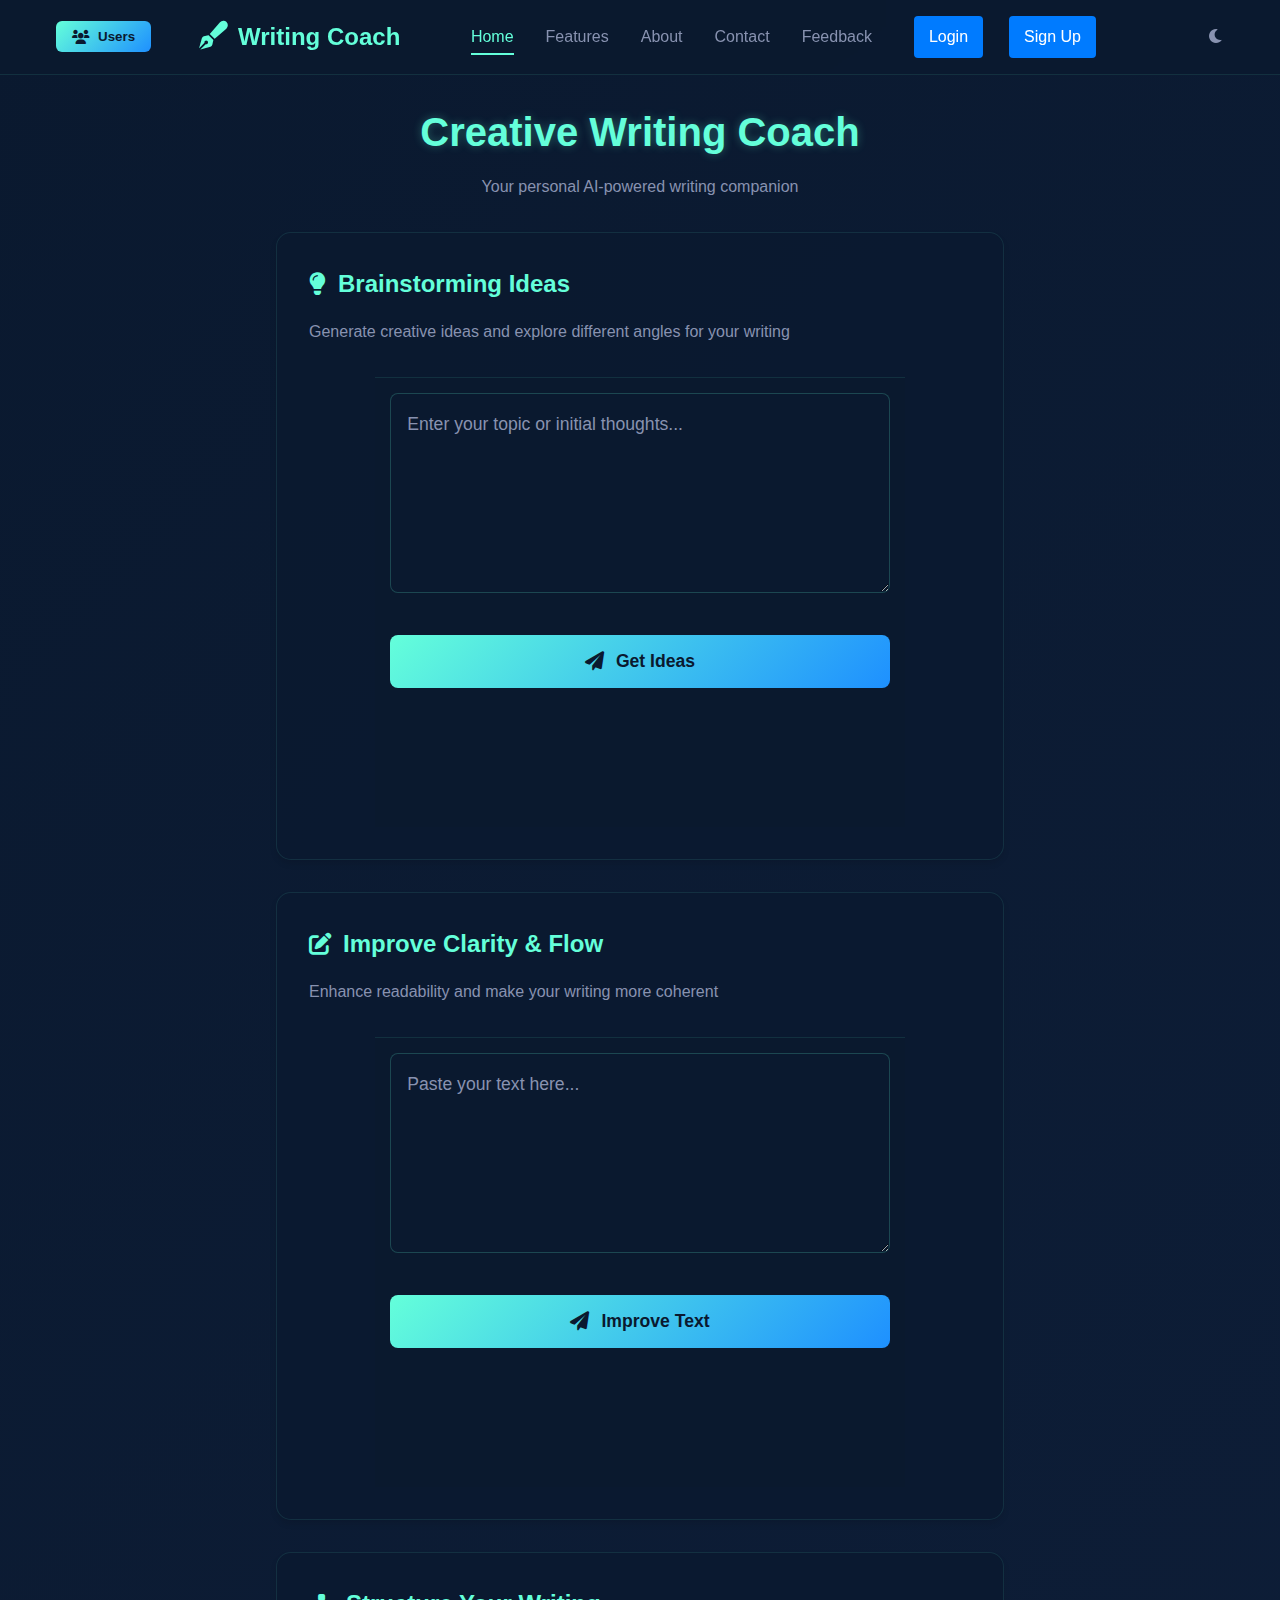
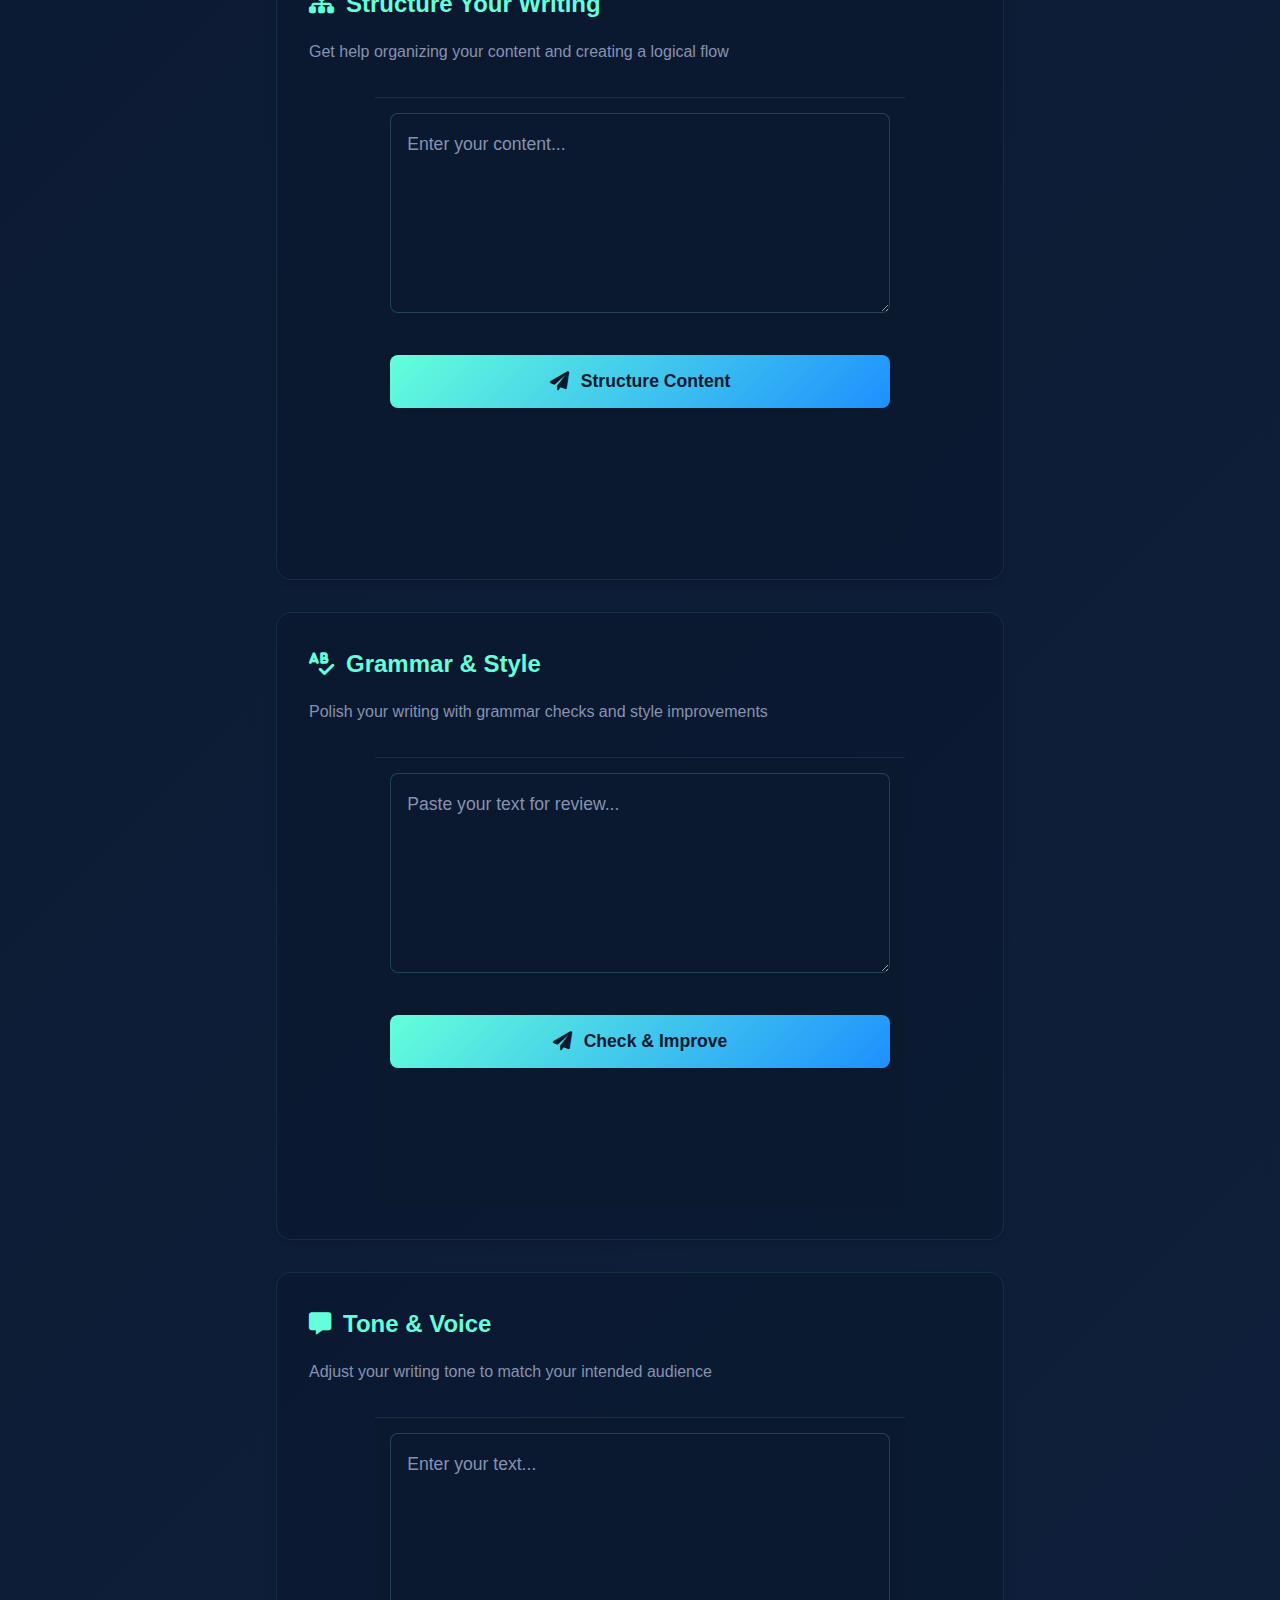
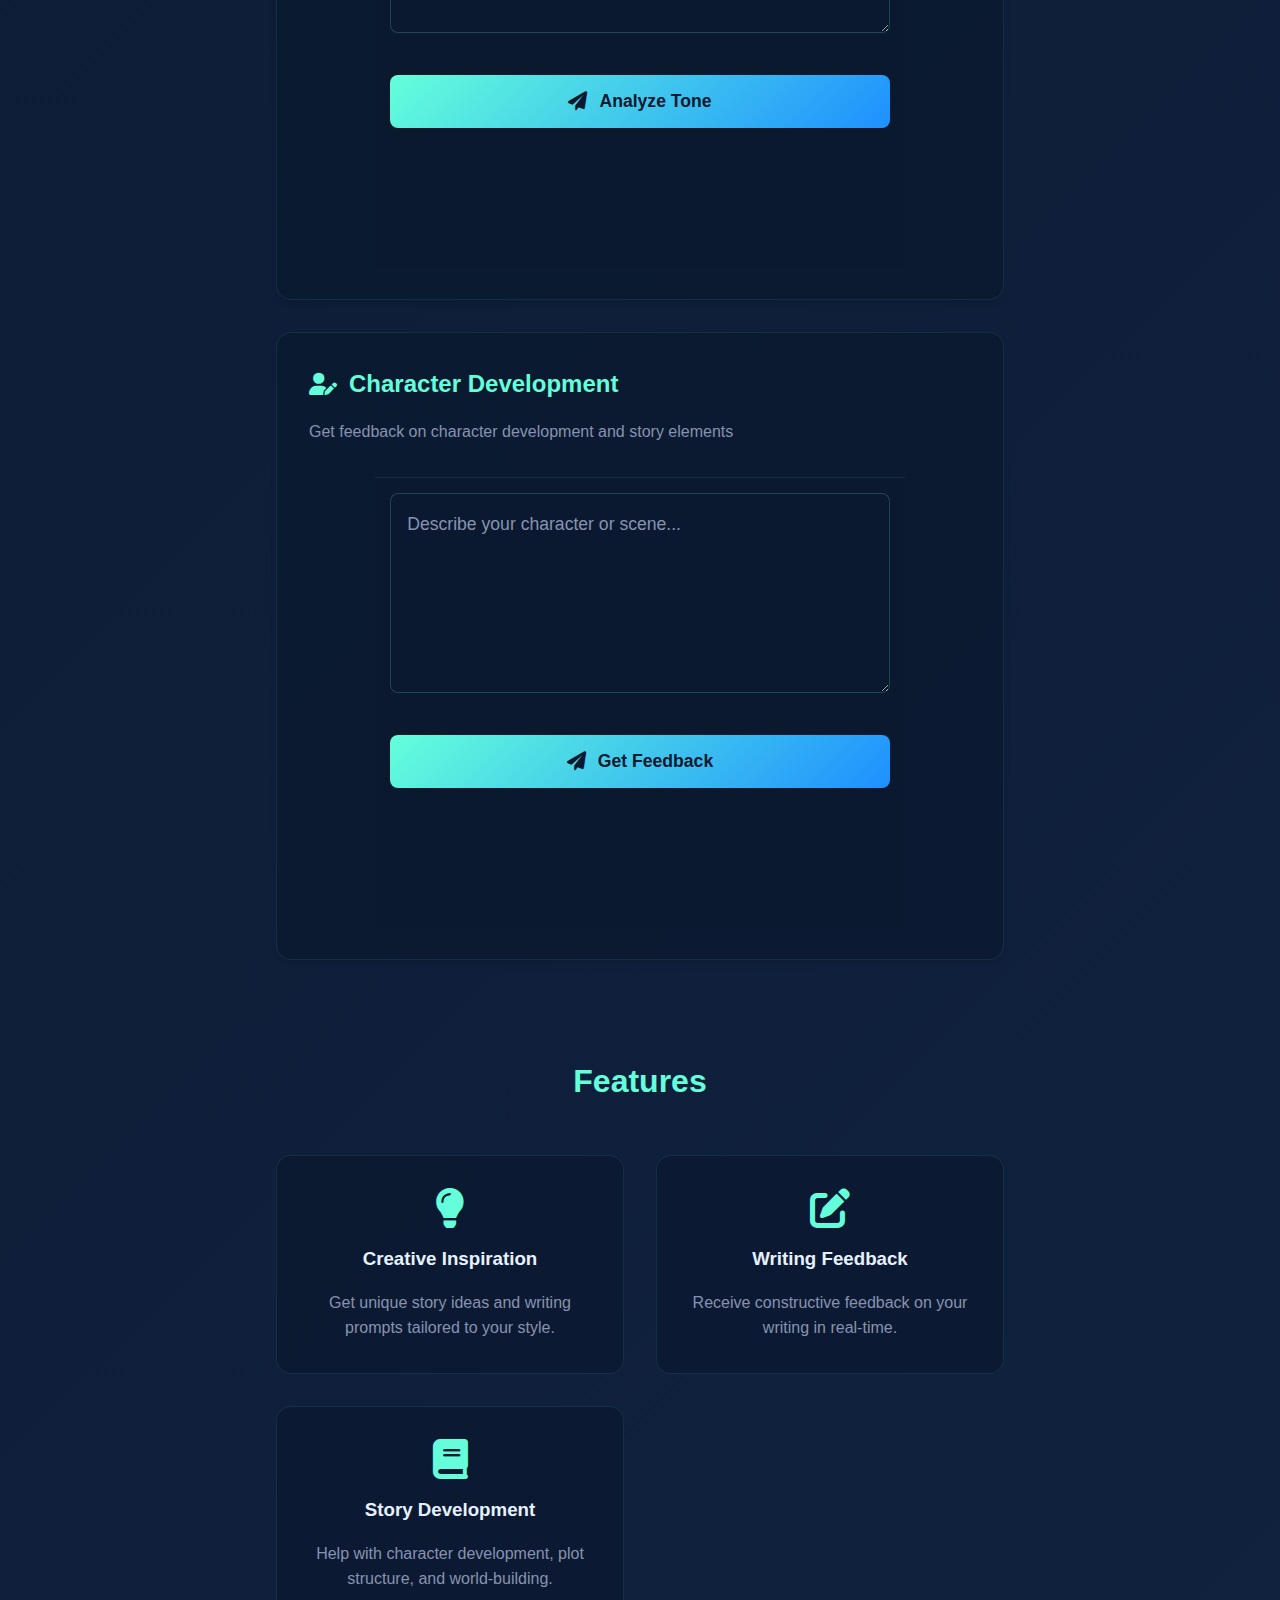
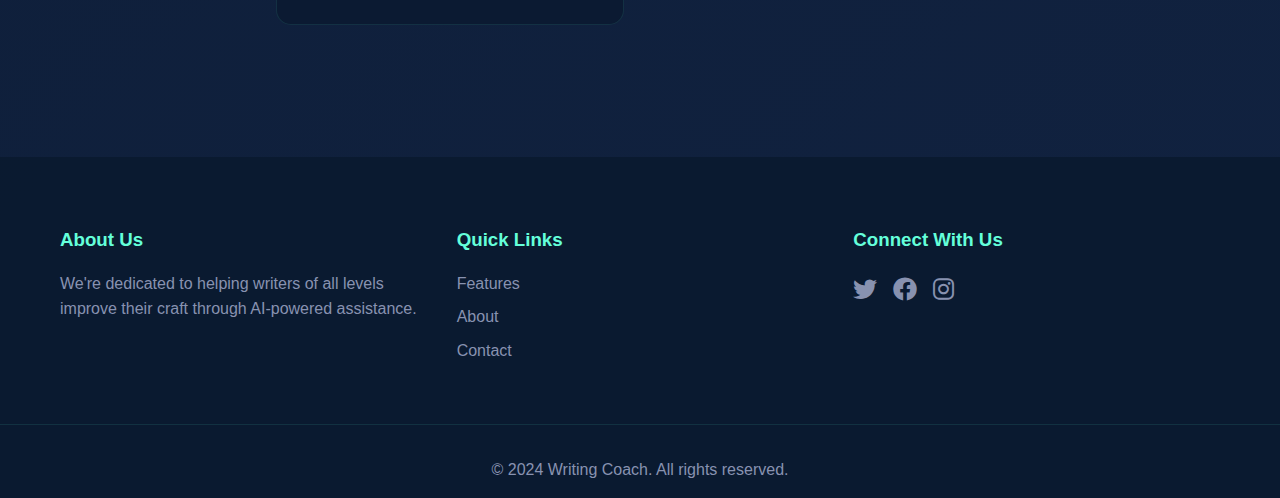
<file: index.html>
<!DOCTYPE html>
<html lang="en">

<head>
  <meta charset="UTF-8">
  <meta name="viewport" content="width=device-width, initial-scale=1.0">
  <title>Creative Writing Coach</title>
  <link rel="stylesheet" href="styles.css">
  <link rel="stylesheet" href="https://cdnjs.cloudflare.com/ajax/libs/font-awesome/6.0.0/css/all.min.css">
</head>

<body>
  <nav class="navbar">
    <div class="nav-container">
      <!-- Users Button and Dropdown -->
      <div class="users-dropdown">
        <button class="users-btn">
          <i class="fas fa-users"></i> Users
        </button>
        <div class="users-list">
          <div class="user-item">
            <span class="user-name">S Praneeth Kumar</span>
            <span class="user-reg">REG12314167</span>
          </div>
          <div class="user-item">
            <span class="user-name">Appala Sai Vishnu</span>
            <span class="user-reg">REG12312222</span>
          </div>
          <div class="user-item">
            <span class="user-name">Charan Sai Mukunda Reddy</span>
            <span class="user-reg">REG1233087</span>
          </div>
        </div>
      </div>

      <div class="logo">
        <i class="fas fa-pen-fancy"></i>
        <span>Writing Coach</span>
      </div>

      <div class="nav-links">
        <a href="index.html" class="active">Home</a>
        <a href="#features">Features</a>
        <a href="./about.html">About</a>
        <a href="./contact.html">Contact</a>
        <a href="./feedback.html">Feedback</a>

        <!-- Auth Links (shown when logged out) -->
        <div class="auth-links" id="authLinks">
          <a href="./login.html" class="auth-link">Login</a>
          <a href="./signup.html" class="auth-link">Sign Up</a>
        </div>

        <!-- User Profile Section (shown when logged in) -->
        <div class="user-profile" id="userProfileSection" style="display: none;">
          <div class="user-info">
            <span id="userName">Name</span>
            <span id="userRegNo">Reg No</span>
          </div>
          <button class="logout-btn" onclick="logout()">Logout</button>
        </div>
      </div>
      <div class="theme-toggle">
        <i class="fas fa-moon"></i>
      </div>
    </div>
  </nav>

  <div class="container">
    <header>
      <h1>Creative Writing Coach</h1>
      <p>Your personal AI-powered writing companion</p>
    </header>

    <div class="writing-assistant-container">
      <div class="assistant-section" id="brainstorming">
        <h2><i class="fas fa-lightbulb"></i> Brainstorming Ideas</h2>
        <p>Generate creative ideas and explore different angles for your writing</p>
        <div class="input-area">
          <textarea id="brainstorming-input" placeholder="Enter your topic or initial thoughts..." rows="3"></textarea>
          <button id="brainstorming-button" class="assistant-button">
            <i class="fas fa-paper-plane"></i> Get Ideas
          </button>
        </div>
        <div class="results-area" id="brainstorming-results">
          <div class="results-content"></div>
        </div>
      </div>

      <div class="assistant-section" id="clarity">
        <h2><i class="fas fa-edit"></i> Improve Clarity & Flow</h2>
        <p>Enhance readability and make your writing more coherent</p>
        <div class="input-area">
          <textarea id="clarity-input" placeholder="Paste your text here..." rows="3"></textarea>
          <button id="clarity-button" class="assistant-button">
            <i class="fas fa-paper-plane"></i> Improve Text
          </button>
        </div>
        <div class="results-area" id="clarity-results">
          <div class="results-content"></div>
        </div>
      </div>

      <div class="assistant-section" id="structure">
        <h2><i class="fas fa-sitemap"></i> Structure Your Writing</h2>
        <p>Get help organizing your content and creating a logical flow</p>
        <div class="input-area">
          <textarea id="structure-input" placeholder="Enter your content..." rows="3"></textarea>
          <button id="structure-button" class="assistant-button">
            <i class="fas fa-paper-plane"></i> Structure Content
          </button>
        </div>
        <div class="results-area" id="structure-results">
          <div class="results-content"></div>
        </div>
      </div>

      <div class="assistant-section" id="grammar">
        <h2><i class="fas fa-spell-check"></i> Grammar & Style</h2>
        <p>Polish your writing with grammar checks and style improvements</p>
        <div class="input-area">
          <textarea id="grammar-input" placeholder="Paste your text for review..." rows="3"></textarea>
          <button id="grammar-button" class="assistant-button">
            <i class="fas fa-paper-plane"></i> Check & Improve
          </button>
        </div>
        <div class="results-area" id="grammar-results">
          <div class="results-content"></div>
        </div>
      </div>

      <div class="assistant-section" id="tone">
        <h2><i class="fas fa-comment-alt"></i> Tone & Voice</h2>
        <p>Adjust your writing tone to match your intended audience</p>
        <div class="input-area">
          <textarea id="tone-input" placeholder="Enter your text..." rows="3"></textarea>
          <button id="tone-button" class="assistant-button">
            <i class="fas fa-paper-plane"></i> Analyze Tone
          </button>
        </div>
        <div class="results-area" id="tone-results">
          <div class="results-content"></div>
        </div>
      </div>

      <div class="assistant-section" id="character">
        <h2><i class="fas fa-user-edit"></i> Character Development</h2>
        <p>Get feedback on character development and story elements</p>
        <div class="input-area">
          <textarea id="character-input" placeholder="Describe your character or scene..." rows="3"></textarea>
          <button id="character-button" class="assistant-button">
            <i class="fas fa-paper-plane"></i> Get Feedback
          </button>
        </div>
        <div class="results-area" id="character-results">
          <div class="results-content"></div>
        </div>
      </div>
    </div>

    <section id="features" class="features">
      <h2>Features</h2>
      <div class="feature-grid">
        <div class="feature-card">
          <i class="fas fa-lightbulb"></i>
          <h3>Creative Inspiration</h3>
          <p>Get unique story ideas and writing prompts tailored to your style.</p>
        </div>
        <div class="feature-card">
          <i class="fas fa-edit"></i>
          <h3>Writing Feedback</h3>
          <p>Receive constructive feedback on your writing in real-time.</p>
        </div>
        <div class="feature-card">
          <i class="fas fa-book"></i>
          <h3>Story Development</h3>
          <p>Help with character development, plot structure, and world-building.</p>
        </div>
      </div>
    </section>
  </div>

  <footer>
    <div class="footer-content">
      <!-- Add the User Info Box -->
      

      <!-- Existing Footer Sections -->
      <div class="footer-section">
        <h3>About Us</h3>
        <p>We're dedicated to helping writers of all levels improve their craft through AI-powered assistance.</p>
      </div>
      <div class="footer-section">
        <h3>Quick Links</h3>
        <ul>
          <li><a href="#features">Features</a></li>
          <li><a href="#about">About</a></li>
          <li><a href="#contact">Contact</a></li>
        </ul>
      </div>
      <div class="footer-section">
        <h3>Connect With Us</h3>
        <div class="social-links">
          <a href="#"><i class="fab fa-twitter"></i></a>
          <a href="#"><i class="fab fa-facebook"></i></a>
          <a href="#"><i class="fab fa-instagram"></i></a>
        </div>
      </div>
    </div>
    <div class="footer-bottom">
      <p>&copy; 2024 Writing Coach. All rights reserved.</p>
    </div>
  </footer>

  <script src="script.js"></script>
</body>

</html>
</file>
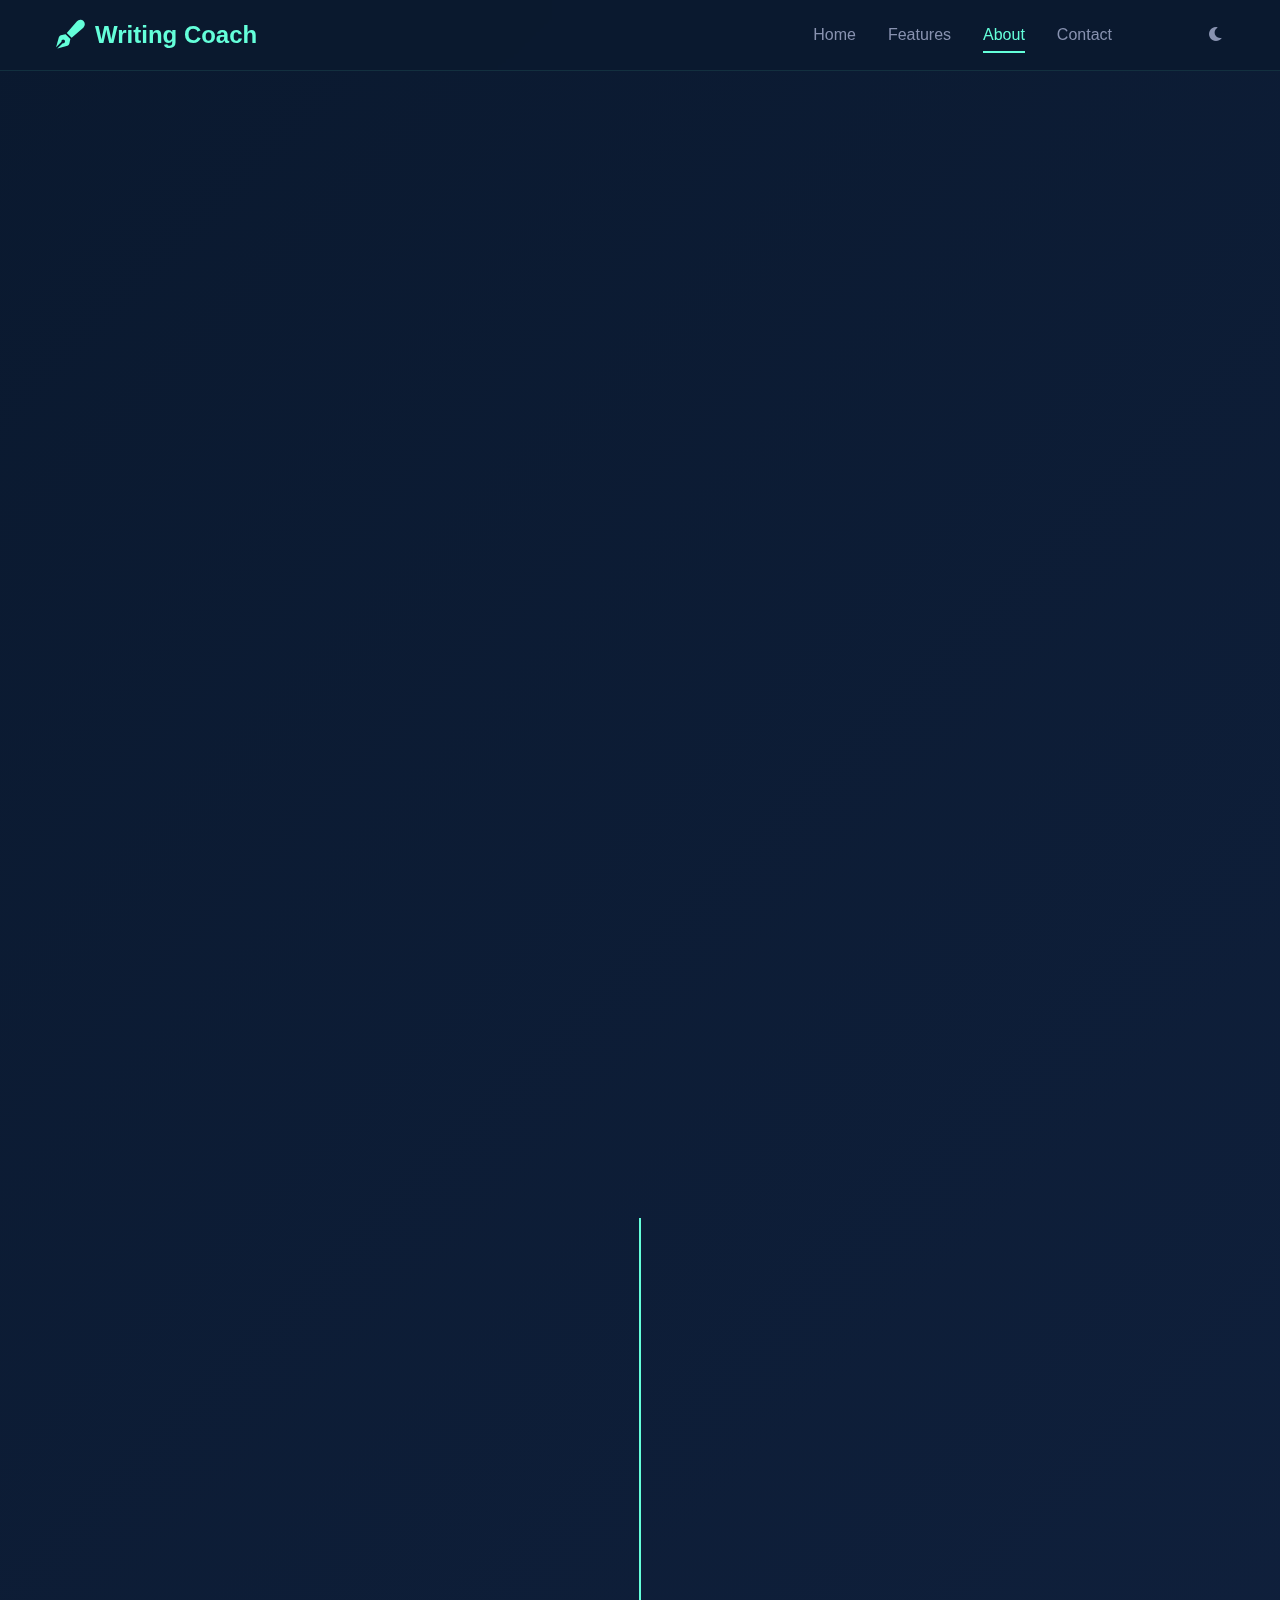
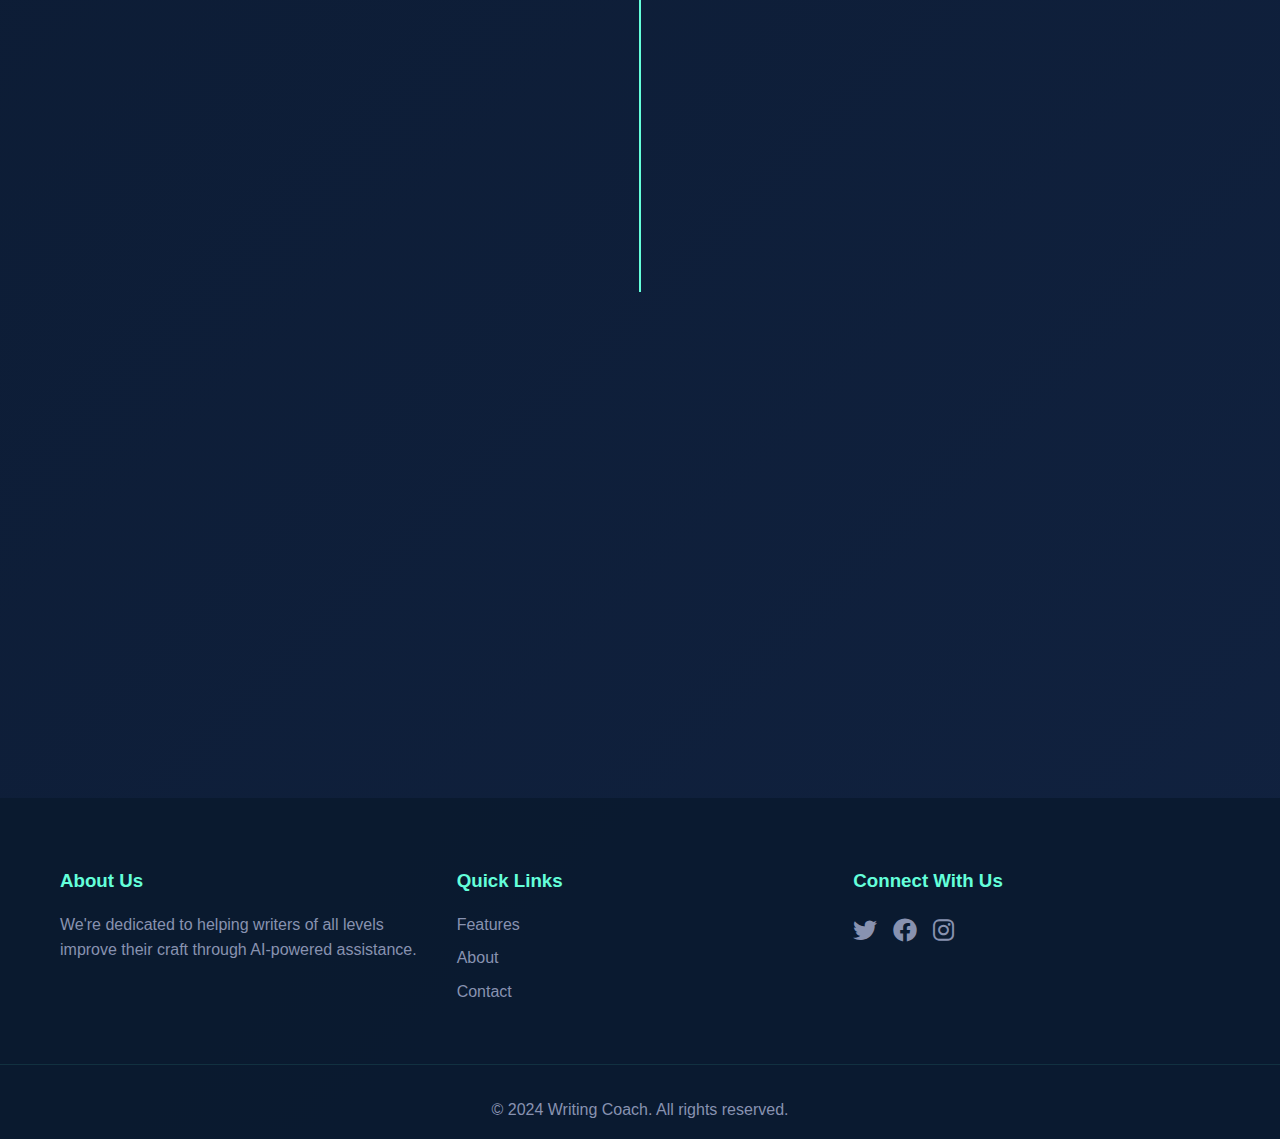
<file: about.html>
<!DOCTYPE html>
<html lang="en">

<head>
  <meta charset="UTF-8">
  <meta name="viewport" content="width=device-width, initial-scale=1.0">
  <title>About - Creative Writing Coach</title>
  <link rel="stylesheet" href="styles.css">
  <link rel="stylesheet" href="https://cdnjs.cloudflare.com/ajax/libs/font-awesome/6.0.0/css/all.min.css">
</head>

<body>
  <nav class="navbar">
    <div class="nav-container">
      <div class="logo">
        <i class="fas fa-pen-fancy"></i>
        <span>Writing Coach</span>
      </div>
      <div class="nav-links">
        <a href="index.html">Home</a>
        <a href="index.html#features">Features</a>
        <a href="about.html" class="active">About</a>
        <a href="contact.html">Contact</a>
      </div>
      <div class="theme-toggle">
        <i class="fas fa-moon"></i>
      </div>
    </div>
  </nav>

  <div class="container">
    <section class="about-hero">
      <h1 class="animate-fade-in">About Writing Coach</h1>
      <p class="animate-fade-in-delay">Empowering writers through AI-powered assistance</p>
    </section>

    <section class="about-content">
      <div class="about-card animate-slide-up">
        <div class="about-icon">
          <i class="fas fa-brain"></i>
        </div>
        <h2>Our Mission</h2>
        <p>We're dedicated to helping writers of all levels improve their craft through innovative AI technology. Our
          goal is to make creative writing more accessible and enjoyable for everyone.</p>
      </div>

      <div class="about-card animate-slide-up">
        <div class="about-icon">
          <i class="fas fa-rocket"></i>
        </div>
        <h2>Our Vision</h2>
        <p>To revolutionize the way writers develop their skills by providing personalized, instant feedback and
          creative inspiration through advanced AI technology.</p>
      </div>

      <div class="about-card animate-slide-up">
        <div class="about-icon">
          <i class="fas fa-users"></i>
        </div>
        <h2>Our Team</h2>
        <p>We're a passionate group of writers, developers, and AI enthusiasts working together to create the best
          writing assistant possible.</p>
      </div>
    </section>

    <section class="timeline">
      <h2 class="animate-fade-in">Our Journey</h2>
      <div class="timeline-container">
        <div class="timeline-item animate-slide-right">
          <div class="timeline-date">2023</div>
          <div class="timeline-content">
            <h3>Project Inception</h3>
            <p>Started with a simple idea to help writers overcome creative blocks.</p>
          </div>
        </div>
        <div class="timeline-item animate-slide-left">
          <div class="timeline-date">2024</div>
          <div class="timeline-content">
            <h3>AI Integration</h3>
            <p>Integrated advanced AI technology to provide personalized writing assistance.</p>
          </div>
        </div>
        <div class="timeline-item animate-slide-right">
          <div class="timeline-date">Future</div>
          <div class="timeline-content">
            <h3>Continuous Growth</h3>
            <p>Planning to expand our features and reach more writers worldwide.</p>
          </div>
        </div>
      </div>
    </section>

    <section class="stats">
      <h2 class="animate-fade-in">By The Numbers</h2>
      <div class="stats-grid">
        <div class="stat-card animate-count-up">
          <i class="fas fa-users"></i>
          <h3>10,000+</h3>
          <p>Writers Helped</p>
        </div>
        <div class="stat-card animate-count-up">
          <i class="fas fa-book"></i>
          <h3>50,000+</h3>
          <p>Stories Created</p>
        </div>
        <div class="stat-card animate-count-up">
          <i class="fas fa-comments"></i>
          <h3>100,000+</h3>
          <p>Feedback Given</p>
        </div>
      </div>
    </section>
  </div>

  <footer>
    <div class="footer-content">
      <div class="footer-section">
        <h3>About Us</h3>
        <p>We're dedicated to helping writers of all levels improve their craft through AI-powered assistance.</p>
      </div>
      <div class="footer-section">
        <h3>Quick Links</h3>
        <ul>
          <li><a href="index.html#features">Features</a></li>
          <li><a href="about.html">About</a></li>
          <li><a href="contact.html">Contact</a></li>
        </ul>
      </div>
      <div class="footer-section">
        <h3>Connect With Us</h3>
        <div class="social-links">
          <a href="#"><i class="fab fa-twitter"></i></a>
          <a href="#"><i class="fab fa-facebook"></i></a>
          <a href="#"><i class="fab fa-instagram"></i></a>
        </div>
      </div>
    </div>
    <div class="footer-bottom">
      <p>&copy; 2024 Writing Coach. All rights reserved.</p>
    </div>
  </footer>

  <script src="script.js"></script>
</body>

</html>
</file>
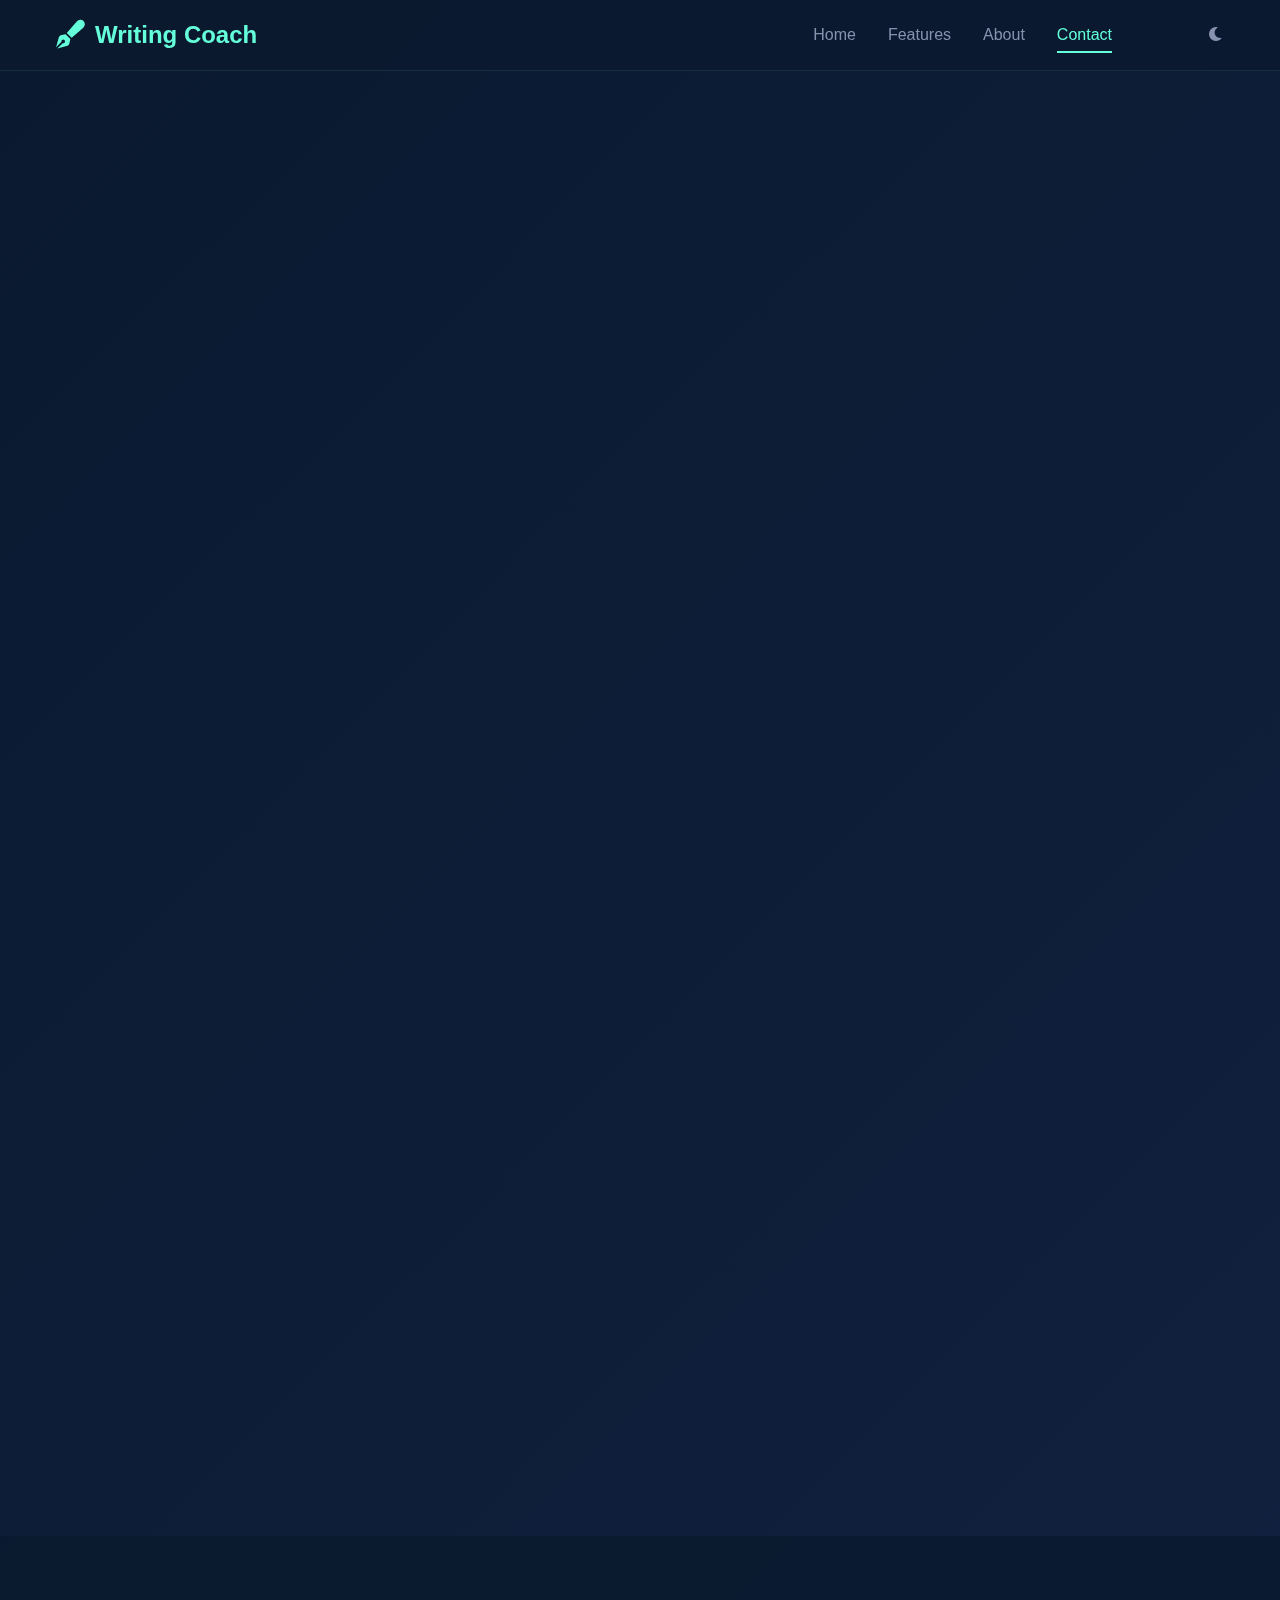
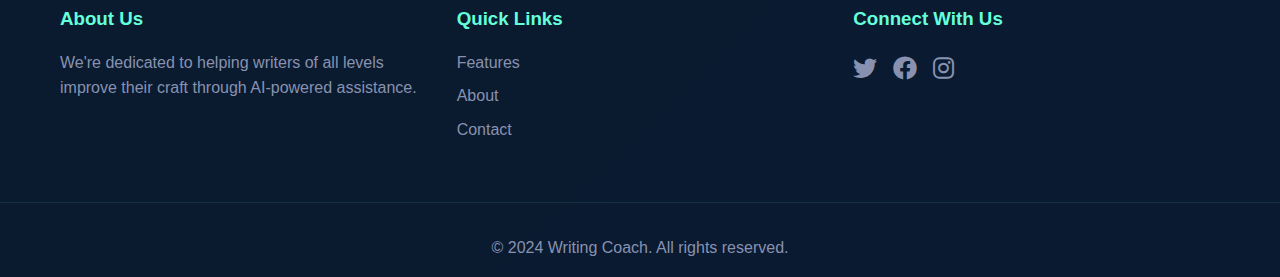
<file: contact.html>
<!DOCTYPE html>
<html lang="en">

<head>
  <meta charset="UTF-8">
  <meta name="viewport" content="width=device-width, initial-scale=1.0">
  <title>Contact - Creative Writing Coach</title>
  <link rel="stylesheet" href="styles.css">
  <link rel="stylesheet" href="https://cdnjs.cloudflare.com/ajax/libs/font-awesome/6.0.0/css/all.min.css">
</head>

<body>
  <nav class="navbar">
    <div class="nav-container">
      <div class="logo">
        <i class="fas fa-pen-fancy"></i>
        <span>Writing Coach</span>
      </div>
      <div class="nav-links">
        <a href="index.html">Home</a>
        <a href="index.html#features">Features</a>
        <a href="about.html">About</a>
        <a href="contact.html" class="active">Contact</a>
      </div>
      <div class="theme-toggle">
        <i class="fas fa-moon"></i>
      </div>
    </div>
  </nav>

  <div class="container">
    <section class="contact-hero">
      <h1 class="animate-fade-in">Get in Touch</h1>
      <p class="animate-fade-in-delay">We'd love to hear from you</p>
    </section>

    <div class="contact-container">
      <div class="contact-info animate-slide-left">
        <div class="info-card">
          <i class="fas fa-envelope"></i>
          <h3>Email Us</h3>
          <p>support@writingcoach.com</p>
        </div>
        <div class="info-card">
          <i class="fas fa-phone"></i>
          <h3>Call Us</h3>
          <p>+1 (555) 123-4567</p>
        </div>
        <div class="info-card">
          <i class="fas fa-map-marker-alt"></i>
          <h3>Visit Us</h3>
          <p>123 Writing Street, Creative City</p>
        </div>
      </div>

      <form class="contact-form animate-slide-right" id="contact-form">
        <div class="form-group">
          <label for="name">Name</label>
          <input type="text" id="name" name="name" required>
        </div>
        <div class="form-group">
          <label for="email">Email</label>
          <input type="email" id="email" name="email" required>
        </div>
        <div class="form-group">
          <label for="subject">Subject</label>
          <input type="text" id="subject" name="subject" required>
        </div>
        <div class="form-group">
          <label for="message">Message</label>
          <textarea id="message" name="message" rows="5" required></textarea>
        </div>
        <button type="submit" class="submit-btn">
          <span>Send Message</span>
          <i class="fas fa-paper-plane"></i>
        </button>
      </form>
    </div>

    <section class="faq-section">
      <h2 class="animate-fade-in">Frequently Asked Questions</h2>
      <div class="faq-container">
        <div class="faq-item animate-slide-up">
          <div class="faq-question">
            <h3>How does the AI writing coach work?</h3>
            <i class="fas fa-chevron-down"></i>
          </div>
          <div class="faq-answer">
            <p>Our AI writing coach uses advanced natural language processing to analyze your writing and provide
              personalized feedback, suggestions, and creative prompts.</p>
          </div>
        </div>
        <div class="faq-item animate-slide-up">
          <div class="faq-question">
            <h3>Is my writing data secure?</h3>
            <i class="fas fa-chevron-down"></i>
          </div>
          <div class="faq-answer">
            <p>Yes, we take data security seriously. All your writing and personal information is encrypted and stored
              securely.</p>
          </div>
        </div>
        <div class="faq-item animate-slide-up">
          <div class="faq-question">
            <h3>Can I use the service for free?</h3>
            <i class="fas fa-chevron-down"></i>
          </div>
          <div class="faq-answer">
            <p>We offer a free tier with basic features. Premium features are available through our subscription plans.
            </p>
          </div>
        </div>
      </div>
    </section>
  </div>

  <footer>
    <div class="footer-content">
      <div class="footer-section">
        <h3>About Us</h3>
        <p>We're dedicated to helping writers of all levels improve their craft through AI-powered assistance.</p>
      </div>
      <div class="footer-section">
        <h3>Quick Links</h3>
        <ul>
          <li><a href="index.html#features">Features</a></li>
          <li><a href="about.html">About</a></li>
          <li><a href="contact.html">Contact</a></li>
        </ul>
      </div>
      <div class="footer-section">
        <h3>Connect With Us</h3>
        <div class="social-links">
          <a href="#"><i class="fab fa-twitter"></i></a>
          <a href="#"><i class="fab fa-facebook"></i></a>
          <a href="#"><i class="fab fa-instagram"></i></a>
        </div>
      </div>
    </div>
    <div class="footer-bottom">
      <p>&copy; 2024 Writing Coach. All rights reserved.</p>
    </div>
  </footer>

  <script src="script.js"></script>
</body>

</html>
</file>
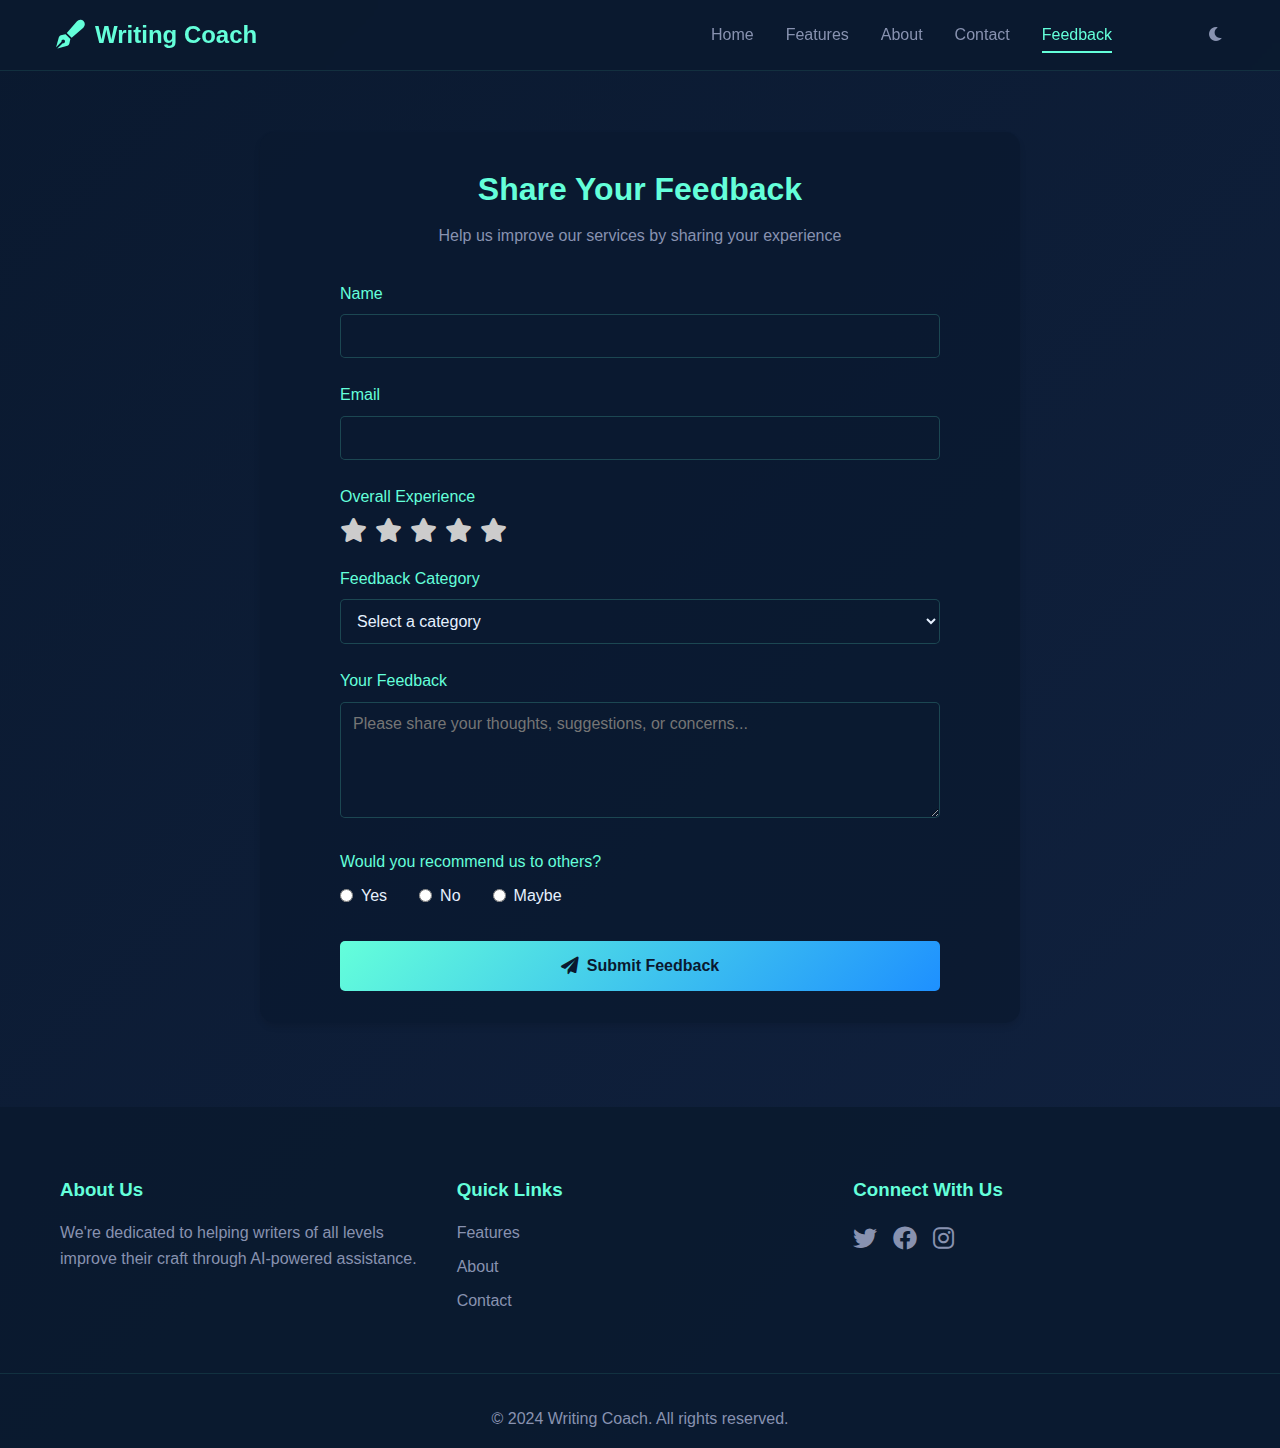
<file: feedback.html>
<!DOCTYPE html>
<html lang="en">
<head>
    <meta charset="UTF-8">
    <meta name="viewport" content="width=device-width, initial-scale=1.0">
    <title>Feedback Form - Writing Coach</title>
    <link rel="stylesheet" href="styles.css">
    <link href="https://fonts.googleapis.com/css2?family=Poppins:wght@300;400;500;600&display=swap" rel="stylesheet">
    <link rel="stylesheet" href="https://cdnjs.cloudflare.com/ajax/libs/font-awesome/6.0.0/css/all.min.css">
</head>
<body>
    <nav class="navbar">
        <div class="nav-container">
            <div class="logo">
                <i class="fas fa-pen-fancy"></i>
                <span>Writing Coach</span>
            </div>
            <div class="nav-links">
                <a href="index.html">Home</a>
                <a href="#features">Features</a>
                <a href="./about.html">About</a>
                <a href="./contact.html">Contact</a>
                <a href="./feedback.html" class="active">Feedback</a>
            </div>
            <div class="theme-toggle">
                <i class="fas fa-moon"></i>
            </div>
        </div>
    </nav>

    <div class="container">
        <div class="feedback-form-container">
            <h1>Share Your Feedback</h1>
            <p class="subtitle">Help us improve our services by sharing your experience</p>

            <form id="feedbackForm" class="feedback-form">
                <div class="form-group">
                    <label for="name">Name</label>
                    <input type="text" id="name" name="name" required>
                </div>

                <div class="form-group">
                    <label for="email">Email</label>
                    <input type="email" id="email" name="email" required>
                </div>

                <div class="form-group">
                    <label>Overall Experience</label>
                    <div class="rating">
                        <i class="fas fa-star" data-rating="1"></i>
                        <i class="fas fa-star" data-rating="2"></i>
                        <i class="fas fa-star" data-rating="3"></i>
                        <i class="fas fa-star" data-rating="4"></i>
                        <i class="fas fa-star" data-rating="5"></i>
                    </div>
                    <input type="hidden" id="rating" name="rating" required>
                </div>

                <div class="form-group">
                    <label for="category">Feedback Category</label>
                    <select id="category" name="category" required>
                        <option value="">Select a category</option>
                        <option value="ui">User Interface</option>
                        <option value="features">Features</option>
                        <option value="performance">Performance</option>
                        <option value="suggestions">Suggestions</option>
                        <option value="bugs">Bug Report</option>
                        <option value="other">Other</option>
                    </select>
                </div>

                <div class="form-group">
                    <label for="feedback">Your Feedback</label>
                    <textarea id="feedback" name="feedback" rows="5" required placeholder="Please share your thoughts, suggestions, or concerns..."></textarea>
                </div>

                <div class="form-group">
                    <label>Would you recommend us to others?</label>
                    <div class="radio-group">
                        <label class="radio-label">
                            <input type="radio" name="recommend" value="yes" required>
                            Yes
                        </label>
                        <label class="radio-label">
                            <input type="radio" name="recommend" value="no">
                            No
                        </label>
                        <label class="radio-label">
                            <input type="radio" name="recommend" value="maybe">
                            Maybe
                        </label>
                    </div>
                </div>

                <button type="submit" class="submit-btn">
                    <i class="fas fa-paper-plane"></i>
                    Submit Feedback
                </button>
            </form>
        </div>
    </div>

    <footer>
        <div class="footer-content">
            <div class="footer-section">
                <h3>About Us</h3>
                <p>We're dedicated to helping writers of all levels improve their craft through AI-powered assistance.</p>
            </div>
            <div class="footer-section">
                <h3>Quick Links</h3>
                <ul>
                    <li><a href="#features">Features</a></li>
                    <li><a href="#about">About</a></li>
                    <li><a href="#contact">Contact</a></li>
                </ul>
            </div>
            <div class="footer-section">
                <h3>Connect With Us</h3>
                <div class="social-links">
                    <a href="#"><i class="fab fa-twitter"></i></a>
                    <a href="#"><i class="fab fa-facebook"></i></a>
                    <a href="#"><i class="fab fa-instagram"></i></a>
                </div>
            </div>
        </div>
        <div class="footer-bottom">
            <p>&copy; 2024 Writing Coach. All rights reserved.</p>
        </div>
    </footer>

    <script>
        // Star rating functionality
        const stars = document.querySelectorAll('.rating .fa-star');
        const ratingInput = document.getElementById('rating');

        stars.forEach(star => {
            star.addEventListener('click', () => {
                const rating = star.getAttribute('data-rating');
                ratingInput.value = rating;
                
                // Update stars visual
                stars.forEach(s => {
                    const sRating = s.getAttribute('data-rating');
                    s.style.color = sRating <= rating ? '#ffd700' : '#ccc';
                });
            });

            star.addEventListener('mouseover', () => {
                const rating = star.getAttribute('data-rating');
                stars.forEach(s => {
                    const sRating = s.getAttribute('data-rating');
                    s.style.color = sRating <= rating ? '#ffd700' : '#ccc';
                });
            });
        });

        // Form submission
        document.getElementById('feedbackForm').addEventListener('submit', (e) => {
            e.preventDefault();
            // Add your form submission logic here
            alert('Thank you for your feedback!');
            e.target.reset();
            stars.forEach(star => star.style.color = '#ccc');
            ratingInput.value = '';
        });
    </script>
</body>
</html>
</file>
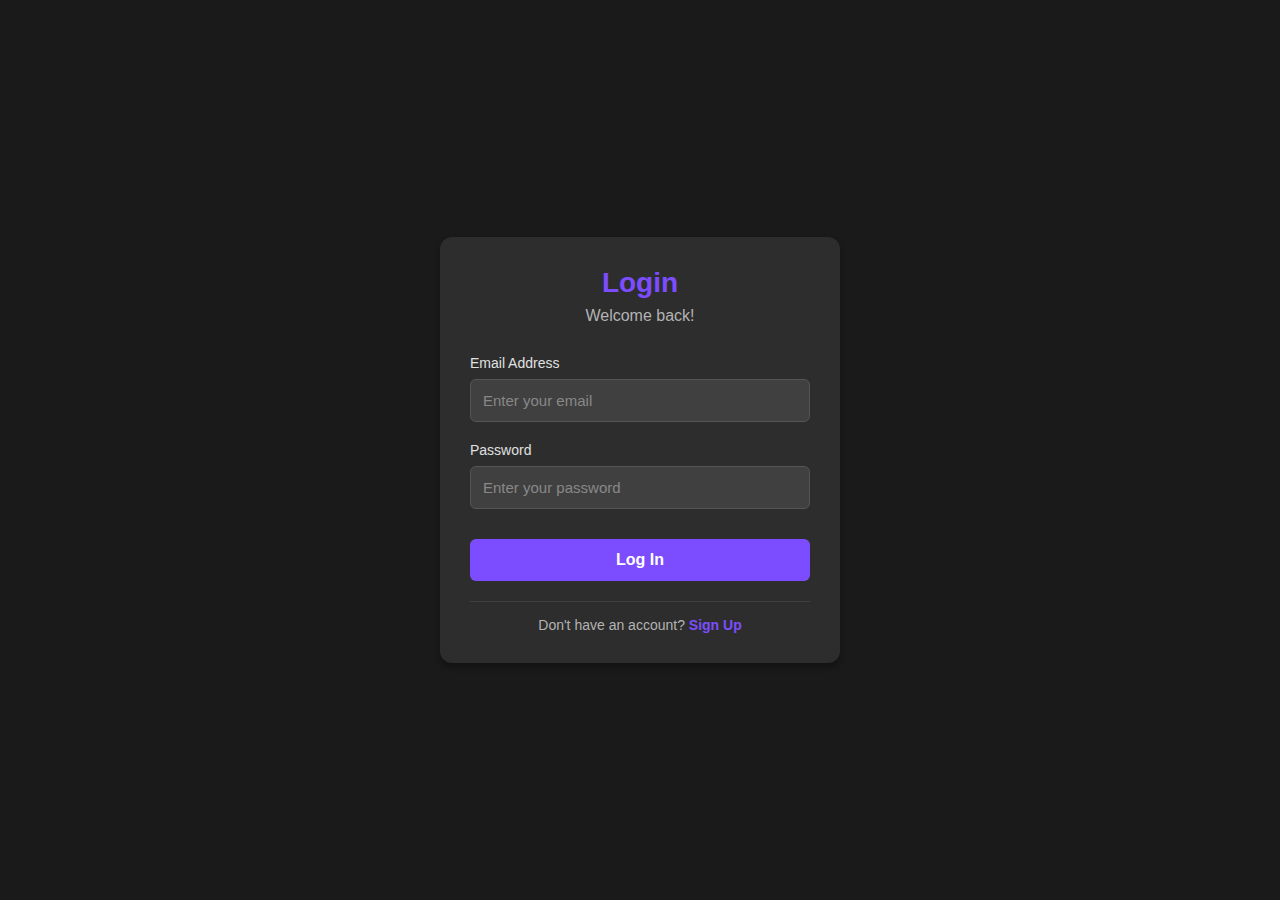
<file: login.html>
<!DOCTYPE html>
<html lang="en">

<head>
  <meta charset="UTF-8">
  <meta name="viewport" content="width=device-width, initial-scale=1.0">
  <title>Login</title>
  <style>
    * {
      margin: 0;
      padding: 0;
      box-sizing: border-box;
      font-family: Arial, sans-serif;
    }

    body {
      background-color: #1a1a1a;
      min-height: 100vh;
      display: flex;
      flex-direction: column;
      color: #ffffff;
    }

    .main-content {
      flex: 1;
      display: flex;
      justify-content: center;
      align-items: center;
      padding: 40px 20px;
    }

    .login-box {
      background-color: #2d2d2d;
      padding: 30px;
      border-radius: 12px;
      box-shadow: 0 4px 6px rgba(0, 0, 0, 0.3);
      width: 100%;
      max-width: 400px;
    }

    .login-header {
      text-align: center;
      margin-bottom: 30px;
    }

    .login-header h2 {
      color: #7c4dff;
      font-size: 28px;
      margin-bottom: 8px;
    }

    .login-header p {
      color: #b3b3b3;
    }

    .input-group {
      margin-bottom: 20px;
    }

    .input-group label {
      display: block;
      margin-bottom: 8px;
      color: #e0e0e0;
      font-size: 14px;
      font-weight: 500;
    }

    .input-group input {
      width: 100%;
      padding: 12px;
      background-color: #404040;
      border: 1px solid #555;
      border-radius: 6px;
      font-size: 15px;
      color: #ffffff;
      transition: all 0.3s ease;
    }

    .input-group input:focus {
      outline: none;
      border-color: #7c4dff;
      box-shadow: 0 0 0 2px rgba(124, 77, 255, 0.2);
    }

    .input-group input::placeholder {
      color: #888;
    }

    .login-button {
      width: 100%;
      padding: 12px;
      background-color: #7c4dff;
      color: white;
      border: none;
      border-radius: 6px;
      font-size: 16px;
      font-weight: bold;
      cursor: pointer;
      margin: 10px 0 20px;
      transition: background-color 0.3s ease;
    }

    .login-button:hover {
      background-color: #6c3fff;
    }

    .signup-link {
      text-align: center;
      font-size: 14px;
      color: #b3b3b3;
      padding-top: 15px;
      border-top: 1px solid #404040;
    }

    .signup-link a {
      color: #7c4dff;
      text-decoration: none;
      font-weight: bold;
    }

    .signup-link a:hover {
      text-decoration: underline;
    }

    footer {
      background-color: #2d2d2d;
      padding: 30px 20px;
    }

    .footer-content {
      max-width: 1200px;
      margin: 0 auto;
      display: flex;
      flex-direction: column;
      align-items: center;
      gap: 30px;
    }

    .user-info-box {
      background-color: #363636;
      padding: 20px;
      border-radius: 8px;
      margin: 20px auto;
      max-width: 300px;
      box-shadow: 0 2px 4px rgba(0, 0, 0, 0.2);
    }

    .user-info-title {
      color: #7c4dff;
      font-size: 18px;
      margin-bottom: 15px;
      text-align: center;
      font-weight: bold;
    }

    .user-info-item {
      margin-bottom: 10px;
      padding-bottom: 8px;
      border-bottom: 1px solid #444;
    }

    .user-info-item:last-child {
      border-bottom: none;
      margin-bottom: 0;
      padding-bottom: 0;
    }

    .user-info-label {
      color: #b3b3b3;
      font-size: 12px;
      margin-bottom: 3px;
    }

    .user-info-value {
      color: #ffffff;
      font-size: 14px;
      font-weight: 500;
    }

    .footer-links {
      display: flex;
      gap: 20px;
    }

    .footer-links a {
      color: #b3b3b3;
      text-decoration: none;
      font-size: 14px;
      transition: color 0.3s ease;
    }

    .footer-links a:hover {
      color: #7c4dff;
    }

    .copyright {
      color: #b3b3b3;
      font-size: 14px;
    }

    @media (max-width: 768px) {
      .login-box {
        margin: 20px;
      }

      .footer-content {
        flex-direction: column;
        text-align: center;
      }

      .footer-links {
        justify-content: center;
        flex-wrap: wrap;
      }
    }
  </style>
</head>

<body>
  <div class="main-content">
    <div class="login-box">
      <div class="login-header">
        <h2>Login</h2>
        <p>Welcome back!</p>
      </div>
      <form id="loginForm">
        <div class="input-group">
          <label for="email">Email Address</label>
          <input type="email" id="email" placeholder="Enter your email" required>
        </div>
        <div class="input-group">
          <label for="password">Password</label>
          <input type="password" id="password" placeholder="Enter your password" required>
        </div>
        <button type="submit" class="login-button">Log In</button>
        <div class="signup-link">
          Don't have an account? <a href="signup.html">Sign Up</a>
        </div>
      </form>
    </div>
  </div>

  
  <script>
    document.getElementById('loginForm').addEventListener('submit', function (e) {
      e.preventDefault();
      const email = document.getElementById('email').value;
      const password = document.getElementById('password').value;

      // Add your login logic here
      console.log('Login attempt:', { email, password });
      // After successful login, redirect to home page
      // window.location.href = 'index.html';
    });
  </script>
</body>

</html>
</file>
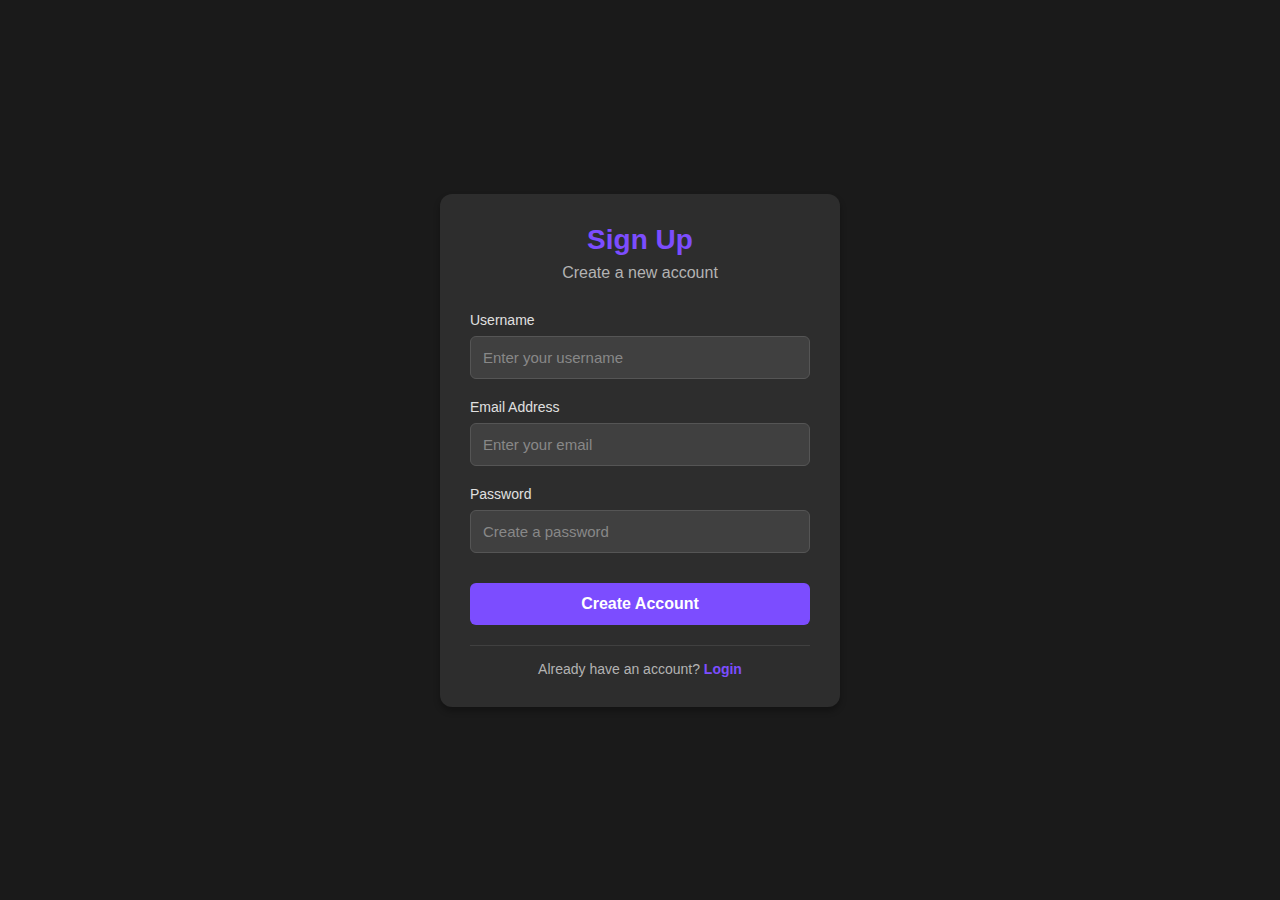
<file: signup.html>
<!DOCTYPE html>
<html lang="en">

<head>
  <meta charset="UTF-8">
  <meta name="viewport" content="width=device-width, initial-scale=1.0">
  <title>Sign Up</title>
  <style>
    * {
      margin: 0;
      padding: 0;
      box-sizing: border-box;
      font-family: Arial, sans-serif;
    }

    body {
      background-color: #1a1a1a;
      min-height: 100vh;
      display: flex;
      flex-direction: column;
      color: #ffffff;
    }

    .main-content {
      flex: 1;
      display: flex;
      justify-content: center;
      align-items: center;
      padding: 40px 20px;
    }

    .signup-box {
      background-color: #2d2d2d;
      padding: 30px;
      border-radius: 12px;
      box-shadow: 0 4px 6px rgba(0, 0, 0, 0.3);
      width: 100%;
      max-width: 400px;
    }

    .signup-header {
      text-align: center;
      margin-bottom: 30px;
    }

    .signup-header h2 {
      color: #7c4dff;
      font-size: 28px;
      margin-bottom: 8px;
    }

    .signup-header p {
      color: #b3b3b3;
    }

    .input-group {
      margin-bottom: 20px;
    }

    .input-group label {
      display: block;
      margin-bottom: 8px;
      color: #e0e0e0;
      font-size: 14px;
      font-weight: 500;
    }

    .input-group input {
      width: 100%;
      padding: 12px;
      background-color: #404040;
      border: 1px solid #555;
      border-radius: 6px;
      font-size: 15px;
      color: #ffffff;
      transition: all 0.3s ease;
    }

    .input-group input:focus {
      outline: none;
      border-color: #7c4dff;
      box-shadow: 0 0 0 2px rgba(124, 77, 255, 0.2);
    }

    .input-group input::placeholder {
      color: #888;
    }

    .signup-button {
      width: 100%;
      padding: 12px;
      background-color: #7c4dff;
      color: white;
      border: none;
      border-radius: 6px;
      font-size: 16px;
      font-weight: bold;
      cursor: pointer;
      margin: 10px 0 20px;
      transition: background-color 0.3s ease;
    }

    .signup-button:hover {
      background-color: #6c3fff;
    }

    .login-link {
      text-align: center;
      font-size: 14px;
      color: #b3b3b3;
      padding-top: 15px;
      border-top: 1px solid #404040;
    }

    .login-link a {
      color: #7c4dff;
      text-decoration: none;
      font-weight: bold;
    }

    .login-link a:hover {
      text-decoration: underline;
    }

    footer {
      background-color: #2d2d2d;
      padding: 20px;
      text-align: center;
      box-shadow: 0 -2px 4px rgba(0, 0, 0, 0.2);
    }

    .footer-content {
      max-width: 1200px;
      margin: 0 auto;
      display: flex;
      justify-content: space-between;
      align-items: center;
      flex-wrap: wrap;
      gap: 20px;
    }

    .footer-links {
      display: flex;
      gap: 20px;
    }

    .footer-links a {
      color: #b3b3b3;
      text-decoration: none;
      font-size: 14px;
      transition: color 0.3s ease;
    }

    .footer-links a:hover {
      color: #7c4dff;
    }

    .copyright {
      color: #b3b3b3;
      font-size: 14px;
    }

    @media (max-width: 768px) {
      .signup-box {
        margin: 20px;
      }

      .footer-content {
        flex-direction: column;
        text-align: center;
      }

      .footer-links {
        justify-content: center;
        flex-wrap: wrap;
      }
    }

    /* New styles for user info box */
    .user-info-box {
      background-color: #363636;
      padding: 20px;
      border-radius: 8px;
      margin: 20px auto;
      max-width: 300px;
      box-shadow: 0 2px 4px rgba(0, 0, 0, 0.2);
    }

    .user-info-title {
      color: #7c4dff;
      font-size: 18px;
      margin-bottom: 15px;
      text-align: center;
      font-weight: bold;
    }

    .user-info-item {
      margin-bottom: 10px;
      padding-bottom: 8px;
      border-bottom: 1px solid #444;
    }

    .user-info-item:last-child {
      border-bottom: none;
      margin-bottom: 0;
      padding-bottom: 0;
    }

    .user-info-label {
      color: #b3b3b3;
      font-size: 12px;
      margin-bottom: 3px;
    }

    .user-info-value {
      color: #ffffff;
      font-size: 14px;
      font-weight: 500;
    }
  </style>
</head>

<body>
  <div class="main-content">
    <div class="signup-box">
      <div class="signup-header">
        <h2>Sign Up</h2>
        <p>Create a new account</p>
      </div>
      <form id="signupForm">
        <div class="input-group">
          <label for="username">Username</label>
          <input 
            type="text" 
            id="username" 
            placeholder="Enter your username"
            required
          >
        </div>

        <div class="input-group">
          <label for="email">Email Address</label>
          <input 
            type="email" 
            id="email" 
            placeholder="Enter your email"
            required
          >
        </div>

        <div class="input-group">
          <label for="password">Password</label>
          <input 
            type="password" 
            id="password" 
            placeholder="Create a password"
            required
          >
        </div>

        <button type="submit" class="signup-button">Create Account</button>
        <div class="login-link">
          Already have an account? <a href="login.html">Login</a>
        </div>
      </form>
    </div>
  </div>



  <script>
    document.getElementById('signupForm').addEventListener('submit', function(e) {
      e.preventDefault();
      const username = document.getElementById('username').value;
      const email = document.getElementById('email').value;
      const password = document.getElementById('password').value;
      
      // Add your signup logic here
      console.log('Signup attempt:', { username, email, password });
      // After successful signup, redirect to login page
      // window.location.href = 'login.html';
    });
  </script>
</body>

</html>
</file>
<file: styles.css>
* {
  margin: 0;
  padding: 0;
  box-sizing: border-box;
  font-family: 'Segoe UI', Tahoma, Geneva, Verdana, sans-serif;
}

body {
  background: linear-gradient(135deg, #0a192f 0%, #112240 100%);
  color: #e6f1ff;
  line-height: 1.6;
  min-height: 100vh;
}

.container {
  max-width: 800px;
  margin: 0 auto;
  padding: 20px;
  margin-top: 80px;
}

header {
  text-align: center;
  margin-bottom: 30px;
}

header h1 {
  color: #64ffda;
  margin-bottom: 10px;
  font-size: 2.5em;
  text-shadow: 0 0 10px rgba(100, 255, 218, 0.3);
}

header p {
  color: #8892b0;
}

.chat-container {
  background: rgba(10, 25, 47, 0.8);
  border-radius: 15px;
  box-shadow: 0 8px 32px rgba(0, 0, 0, 0.3);
  overflow: hidden;
  border: 1px solid rgba(100, 255, 218, 0.1);
  backdrop-filter: blur(10px);
}

.chat-messages {
  height: 500px;
  overflow-y: auto;
  padding: 20px;
}

.message {
  margin-bottom: 20px;
  padding: 15px;
  border-radius: 10px;
  max-width: 80%;
  animation: fadeIn 0.3s ease-in-out;
}

@keyframes fadeIn {
  from {
    opacity: 0;
    transform: translateY(10px);
  }

  to {
    opacity: 1;
    transform: translateY(0);
  }
}

.message p {
  margin-bottom: 10px;
}

.message ul {
  margin-left: 20px;
  margin-bottom: 10px;
}

.message.coach {
  background: rgba(100, 255, 218, 0.1);
  margin-right: auto;
  border: 1px solid rgba(100, 255, 218, 0.2);
}

.message.user {
  background: rgba(100, 255, 218, 0.05);
  margin-left: auto;
  border: 1px solid rgba(100, 255, 218, 0.1);
}

.message.loading {
  background: rgba(100, 255, 218, 0.05);
  border: 1px solid rgba(100, 255, 218, 0.2);
}

.message.loading p {
  display: flex;
  align-items: center;
  gap: 10px;
}

.message.loading p::after {
  content: '';
  width: 20px;
  height: 20px;
  border: 2px solid #64ffda;
  border-radius: 50%;
  border-right-color: transparent;
  animation: spin 1s linear infinite;
}

@keyframes spin {
  to {
    transform: rotate(360deg);
  }
}

.input-area {
  padding: 15px;
  background: rgba(10, 25, 47, 0.9);
  border-top: 1px solid rgba(100, 255, 218, 0.1);
  display: flex;
  flex-direction: column;
  gap: 10px;
  width: 80%;
  margin: 0 auto;
  min-height: 50vh;
}

.input-area textarea {
  width: 100%;
  padding: 20px;
  background: rgba(10, 25, 47, 0.5);
  border: 1px solid rgba(100, 255, 218, 0.2);
  border-radius: 8px;
  resize: vertical;
  min-height: 50vh;
  max-height: 70vh;
  font-size: 16px;
  color: #e6f1ff;
  transition: border-color 0.3s;
}

.input-area textarea:focus {
  outline: none;
  border-color: #64ffda;
  box-shadow: 0 0 10px rgba(100, 255, 218, 0.2);
}

.input-area textarea::placeholder {
  color: #8892b0;
}

.assistant-button {
  padding: 6px 12px;
  background: linear-gradient(135deg, #64ffda 0%, #1e90ff 100%);
  color: #0a192f;
  border: none;
  border-radius: 6px;
  cursor: pointer;
  transition: all 0.3s;
  font-weight: bold;
  font-size: 12px;
  width: 100%;
  display: flex;
  align-items: center;
  justify-content: center;
  gap: 5px;
  margin-top: 10px;
}

.assistant-button:hover {
  transform: translateY(-2px);
  box-shadow: 0 5px 15px rgba(100, 255, 218, 0.3);
}

.assistant-button:active {
  transform: translateY(0);
}

.assistant-button i {
  font-size: 12px;
}

/* Scrollbar styling */
::-webkit-scrollbar {
  width: 8px;
}

::-webkit-scrollbar-track {
  background: rgba(10, 25, 47, 0.5);
}

::-webkit-scrollbar-thumb {
  background: #64ffda;
  border-radius: 4px;
}

::-webkit-scrollbar-thumb:hover {
  background: #1e90ff;
}

/* Navbar Styles */
.navbar {
  background: rgba(10, 25, 47, 0.9);
  backdrop-filter: blur(10px);
  position: fixed;
  top: 0;
  left: 0;
  right: 0;
  z-index: 1000;
  border-bottom: 1px solid rgba(100, 255, 218, 0.1);
}

.nav-container {
  max-width: 1200px;
  margin: 0 auto;
  padding: 1rem;
  display: flex;
  justify-content: flex-start;
  align-items: center;
  position: relative;
  gap: 2rem;
}

.logo {
  display: flex;
  align-items: center;
  gap: 10px;
  font-size: 1.5rem;
  color: #64ffda;
  font-weight: bold;
}

.logo i {
  font-size: 1.8rem;
}

.nav-links {
  display: flex;
  align-items: center;
  gap: 2rem;
  margin-left: auto;
  margin-right: 4rem;
}

.nav-links a {
  color: #8892b0;
  text-decoration: none;
  transition: color 0.3s;
  position: relative;
}

.nav-links a:hover,
.nav-links a.active {
  color: #64ffda;
}

.nav-links a::after {
  content: '';
  position: absolute;
  bottom: -5px;
  left: 0;
  width: 0;
  height: 2px;
  background: #64ffda;
  transition: width 0.3s;
}

.nav-links a:hover::after,
.nav-links a.active::after {
  width: 100%;
}

.theme-toggle {
  color: #8892b0;
  cursor: pointer;
  transition: color 0.3s;
}

.theme-toggle:hover {
  color: #64ffda;
}

/* Features Section */
.features {
  margin-top: 4rem;
  padding: 2rem 0;
}

.features h2 {
  text-align: center;
  color: #64ffda;
  margin-bottom: 2rem;
  font-size: 2rem;
}

.feature-grid {
  display: grid;
  grid-template-columns: repeat(auto-fit, minmax(250px, 1fr));
  gap: 2rem;
  padding: 1rem;
}

.feature-card {
  background: rgba(10, 25, 47, 0.8);
  padding: 2rem;
  border-radius: 15px;
  text-align: center;
  border: 1px solid rgba(100, 255, 218, 0.1);
  transition: transform 0.3s, box-shadow 0.3s;
}

.feature-card:hover {
  transform: translateY(-5px);
  box-shadow: 0 10px 20px rgba(0, 0, 0, 0.2);
}

.feature-card i {
  font-size: 2.5rem;
  color: #64ffda;
  margin-bottom: 1rem;
}

.feature-card h3 {
  color: #e6f1ff;
  margin-bottom: 1rem;
}

.feature-card p {
  color: #8892b0;
}

/* Footer Styles */
footer {
  background: rgba(10, 25, 47, 0.9);
  color: #8892b0;
  padding: 3rem 0 1rem;
  margin-top: 4rem;
}

.footer-content {
  max-width: 1200px;
  margin: 0 auto;
  display: grid;
  grid-template-columns: repeat(auto-fit, minmax(250px, 1fr));
  gap: 2rem;
  padding: 0 2rem;
}

.footer-section h3 {
  color: #64ffda;
  margin-bottom: 1rem;
}

.footer-section ul {
  list-style: none;
}

.footer-section ul li {
  margin-bottom: 0.5rem;
}

.footer-section a {
  color: #8892b0;
  text-decoration: none;
  transition: color 0.3s;
}

.footer-section a:hover {
  color: #64ffda;
}

.social-links {
  display: flex;
  gap: 1rem;
  margin-top: 1rem;
}

.social-links a {
  color: #8892b0;
  font-size: 1.5rem;
  transition: color 0.3s;
}

.social-links a:hover {
  color: #64ffda;
}

.footer-bottom {
  text-align: center;
  margin-top: 2rem;
  padding-top: 2rem;
  border-top: 1px solid rgba(100, 255, 218, 0.1);
}

/* Light Theme Styles */
body.light-theme {
  background: linear-gradient(135deg, #f0f7ff 0%, #e6f1ff 100%);
  color: #1a1a1a;
}

body.light-theme .chat-container {
  background: rgba(255, 255, 255, 0.9);
  border: 1px solid rgba(0, 0, 0, 0.1);
}

body.light-theme .message.coach {
  background: rgba(100, 255, 218, 0.1);
  border: 1px solid rgba(0, 0, 0, 0.1);
}

body.light-theme .message.user {
  background: rgba(0, 0, 0, 0.05);
  border: 1px solid rgba(0, 0, 0, 0.1);
}

body.light-theme #user-input {
  background: rgba(255, 255, 255, 0.8);
  border: 1px solid rgba(0, 0, 0, 0.2);
  color: #1a1a1a;
}

body.light-theme #user-input::placeholder {
  color: #666;
}

body.light-theme .navbar {
  background: rgba(255, 255, 255, 0.9);
  border-bottom: 1px solid rgba(0, 0, 0, 0.1);
}

body.light-theme .nav-links a {
  color: #666;
}

body.light-theme .nav-links a:hover,
body.light-theme .nav-links a.active {
  color: #1a1a1a;
}

body.light-theme .theme-toggle {
  color: #666;
}

body.light-theme .theme-toggle:hover {
  color: #1a1a1a;
}

body.light-theme .feature-card {
  background: rgba(255, 255, 255, 0.9);
  border: 1px solid rgba(0, 0, 0, 0.1);
}

body.light-theme .feature-card h3 {
  color: #1a1a1a;
}

body.light-theme .feature-card p {
  color: #666;
}

body.light-theme footer {
  background: rgba(255, 255, 255, 0.9);
  border-top: 1px solid rgba(0, 0, 0, 0.1);
}

body.light-theme .footer-section h3 {
  color: #1a1a1a;
}

body.light-theme .footer-section a {
  color: #666;
}

body.light-theme .footer-section a:hover {
  color: #1a1a1a;
}

body.light-theme .social-links a {
  color: #666;
}

body.light-theme .social-links a:hover {
  color: #1a1a1a;
}

body.light-theme .footer-bottom {
  border-top: 1px solid rgba(0, 0, 0, 0.1);
}

/* Animation Classes */
.animate-fade-in {
  opacity: 0;
  animation: fadeIn 1s ease forwards;
}

.animate-fade-in-delay {
  opacity: 0;
  animation: fadeIn 1s ease forwards 0.5s;
}

.animate-slide-up {
  opacity: 0;
  transform: translateY(50px);
  animation: slideUp 1s ease forwards;
}

.animate-slide-left {
  opacity: 0;
  transform: translateX(-50px);
  animation: slideLeft 1s ease forwards;
}

.animate-slide-right {
  opacity: 0;
  transform: translateX(50px);
  animation: slideRight 1s ease forwards;
}

.animate-count-up {
  opacity: 0;
  animation: countUp 2s ease forwards;
}

@keyframes fadeIn {
  to {
    opacity: 1;
  }
}

@keyframes slideUp {
  to {
    opacity: 1;
    transform: translateY(0);
  }
}

@keyframes slideLeft {
  to {
    opacity: 1;
    transform: translateX(0);
  }
}

@keyframes slideRight {
  to {
    opacity: 1;
    transform: translateX(0);
  }
}

@keyframes countUp {
  to {
    opacity: 1;
  }
}

/* About Page Styles */
.about-hero {
  text-align: center;
  padding: 4rem 0;
}

.about-hero h1 {
  font-size: 3rem;
  margin-bottom: 1rem;
}

.about-content {
  display: grid;
  grid-template-columns: repeat(auto-fit, minmax(300px, 1fr));
  gap: 2rem;
  margin: 4rem 0;
}

.about-card {
  background: rgba(10, 25, 47, 0.8);
  padding: 2rem;
  border-radius: 15px;
  text-align: center;
  border: 1px solid rgba(100, 255, 218, 0.1);
  transition: transform 0.3s, box-shadow 0.3s;
}

.about-card:hover {
  transform: translateY(-10px);
  box-shadow: 0 10px 20px rgba(0, 0, 0, 0.2);
}

.about-icon {
  font-size: 3rem;
  color: #64ffda;
  margin-bottom: 1rem;
}

.timeline {
  margin: 4rem 0;
}

.timeline h2 {
  text-align: center;
  margin-bottom: 3rem;
}

.timeline-container {
  position: relative;
  max-width: 800px;
  margin: 0 auto;
}

.timeline-container::before {
  content: '';
  position: absolute;
  width: 2px;
  background: #64ffda;
  top: 0;
  bottom: 0;
  left: 50%;
  transform: translateX(-50%);
}

.timeline-item {
  padding: 2rem;
  position: relative;
  width: 50%;
  margin-bottom: 2rem;
}

.timeline-item:nth-child(odd) {
  left: 0;
}

.timeline-item:nth-child(even) {
  left: 50%;
}

.timeline-date {
  position: absolute;
  top: 0;
  font-size: 1.2rem;
  font-weight: bold;
  color: #64ffda;
}

.timeline-content {
  background: rgba(10, 25, 47, 0.8);
  padding: 1.5rem;
  border-radius: 10px;
  border: 1px solid rgba(100, 255, 218, 0.1);
}

.stats {
  margin: 4rem 0;
}

.stats h2 {
  text-align: center;
  margin-bottom: 3rem;
}

.stats-grid {
  display: grid;
  grid-template-columns: repeat(auto-fit, minmax(200px, 1fr));
  gap: 2rem;
}

.stat-card {
  text-align: center;
  padding: 2rem;
  background: rgba(10, 25, 47, 0.8);
  border-radius: 15px;
  border: 1px solid rgba(100, 255, 218, 0.1);
}

.stat-card i {
  font-size: 2.5rem;
  color: #64ffda;
  margin-bottom: 1rem;
}

.stat-card h3 {
  font-size: 2rem;
  margin-bottom: 0.5rem;
}

/* Contact Page Styles */
.contact-hero {
  text-align: center;
  padding: 4rem 0;
}

.contact-container {
  display: grid;
  grid-template-columns: repeat(auto-fit, minmax(300px, 1fr));
  gap: 4rem;
  margin: 4rem 0;
}

.contact-info {
  display: flex;
  flex-direction: column;
  gap: 2rem;
}

.info-card {
  background: rgba(10, 25, 47, 0.8);
  padding: 2rem;
  border-radius: 15px;
  text-align: center;
  border: 1px solid rgba(100, 255, 218, 0.1);
  transition: transform 0.3s;
}

.info-card:hover {
  transform: translateY(-5px);
}

.info-card i {
  font-size: 2.5rem;
  color: #64ffda;
  margin-bottom: 1rem;
}

.contact-form {
  background: rgba(10, 25, 47, 0.8);
  padding: 2rem;
  border-radius: 15px;
  border: 1px solid rgba(100, 255, 218, 0.1);
}

.form-group {
  margin-bottom: 1.5rem;
}

.form-group label {
  display: block;
  margin-bottom: 0.5rem;
  color: #64ffda;
}

.form-group input,
.form-group textarea {
  width: 100%;
  padding: 0.8rem;
  background: rgba(10, 25, 47, 0.5);
  border: 1px solid rgba(100, 255, 218, 0.2);
  border-radius: 5px;
  color: #e6f1ff;
  transition: border-color 0.3s;
}

.form-group input:focus,
.form-group textarea:focus {
  outline: none;
  border-color: #64ffda;
}

.submit-btn {
  background: linear-gradient(135deg, #64ffda 0%, #1e90ff 100%);
  color: #0a192f;
  border: none;
  padding: 1rem 2rem;
  border-radius: 5px;
  cursor: pointer;
  display: flex;
  align-items: center;
  gap: 0.5rem;
  font-weight: bold;
  transition: transform 0.3s, box-shadow 0.3s;
}

.submit-btn:hover {
  transform: translateY(-2px);
  box-shadow: 0 5px 15px rgba(100, 255, 218, 0.3);
}

.submit-btn:active {
  transform: translateY(0);
}

.faq-section {
  margin: 4rem 0;
}

.faq-section h2 {
  text-align: center;
  margin-bottom: 3rem;
}

.faq-container {
  max-width: 800px;
  margin: 0 auto;
}

.faq-item {
  background: rgba(10, 25, 47, 0.8);
  border-radius: 10px;
  margin-bottom: 1rem;
  border: 1px solid rgba(100, 255, 218, 0.1);
  overflow: hidden;
}

.faq-question {
  padding: 1.5rem;
  display: flex;
  justify-content: space-between;
  align-items: center;
  cursor: pointer;
}

.faq-question h3 {
  margin: 0;
}

.faq-question i {
  transition: transform 0.3s;
}

.faq-item.active .faq-question i {
  transform: rotate(180deg);
}

.faq-answer {
  padding: 0 1.5rem;
  max-height: 0;
  overflow: hidden;
  transition: max-height 0.3s ease-out;
}

.faq-item.active .faq-answer {
  padding: 1.5rem;
  max-height: 500px;
}

/* Responsive Design */
@media (max-width: 768px) {
  .timeline-container::before {
    left: 30px;
  }

  .timeline-item {
    width: 100%;
    padding-left: 70px;
    padding-right: 25px;
  }

  .timeline-item:nth-child(even) {
    left: 0;
  }

  .timeline-date {
    left: 0;
  }
}

/* Add these styles for the auth links */
.nav-links .auth-link {
  background-color: #007bff;
  color: white;
  padding: 8px 15px;
  border-radius: 4px;
  margin-left: 10px;
  transition: background-color 0.3s ease;
}

.nav-links .auth-link:hover {
  background-color: #0056b3;
}

/* Make the navbar responsive with the new auth links */
@media screen and (max-width: 768px) {
  .nav-links {
    flex-direction: column;
    position: absolute;
    top: 60px;
    left: 0;
    right: 0;
    background-color: var(--background-color);
    padding: 20px;
    display: none;
  }

  .nav-links.active {
    display: flex;
  }

  .nav-links a {
    margin: 10px 0;
  }

  .nav-links .auth-link {
    margin: 5px 0;
    text-align: center;
  }
}

/* User Profile Styles */
.user-profile {
  display: flex;
  align-items: center;
  gap: 15px;
  margin-left: 20px;
}

.user-info {
  display: flex;
  flex-direction: column;
  align-items: flex-end;
}

.user-info span {
  font-size: 14px;
  color: var(--text-color);
}

#userName {
  font-weight: bold;
}

#userRegNo {
  font-size: 12px;
  opacity: 0.8;
}

.logout-btn {
  background-color: #dc3545;
  color: white;
  border: none;
  padding: 8px 15px;
  border-radius: 4px;
  cursor: pointer;
  transition: background-color 0.3s ease;
}

.logout-btn:hover {
  background-color: #c82333;
}

/* Auth Links Styles */
.auth-links {
  display: flex;
  gap: 1rem;
  margin-right: 1rem;
}

.auth-link {
  background-color: #007bff
}

/* Add these new styles for the user info box */
.user-info-box {
  background-color: #363636;
  padding: 20px;
  border-radius: 8px;
  margin: 20px auto;
  max-width: 300px;
  box-shadow: 0 2px 4px rgba(0, 0, 0, 0.2);
}

.user-info-title {
  color: #7c4dff;
  font-size: 18px;
  margin-bottom: 15px;
  text-align: center;
  font-weight: bold;
}

.user-info-item {
  margin-bottom: 10px;
  padding-bottom: 8px;
  border-bottom: 1px solid #444;
}

.user-info-item:last-child {
  border-bottom: none;
  margin-bottom: 0;
  padding-bottom: 0;
}

.user-info-label {
  color: #b3b3b3;
  font-size: 12px;
  margin-bottom: 3px;
}

.user-info-value {
  color: #ffffff;
  font-size: 14px;
  font-weight: 500;
}

/* Update existing footer styles to accommodate the new box */
.footer-content {
  display: grid;
  grid-template-columns: repeat(auto-fit, minmax(250px, 1fr));
  gap: 30px;
  padding: 20px;
  max-width: 1200px;
  margin: 0 auto;
}

@media (max-width: 768px) {
  .footer-content {
    grid-template-columns: 1fr;
  }

  .user-info-box {
    margin: 20px auto;
  }
}

/* Feedback Page Styles */
.feedback-container {
    max-width: 1200px;
    margin: 2rem auto;
    padding: 0 1rem;
}

.feedback-container h1 {
    text-align: center;
    color: #333;
    margin-bottom: 0.5rem;
}

.subtitle {
    text-align: center;
    color: #666;
    margin-bottom: 2rem;
}

.scenarios-grid {
    display: grid;
    grid-template-columns: repeat(auto-fit, minmax(300px, 1fr));
    gap: 2rem;
    margin-bottom: 3rem;
}

.scenario-card {
    background: #fff;
    border-radius: 10px;
    padding: 1.5rem;
    box-shadow: 0 4px 6px rgba(0, 0, 0, 0.1);
    transition: transform 0.3s ease;
}

.scenario-card:hover {
    transform: translateY(-5px);
}

.scenario-card h2 {
    color: #2c3e50;
    margin-bottom: 0.5rem;
    font-size: 1.25rem;
}

.scenario-card p {
    color: #666;
    margin-bottom: 1rem;
    font-size: 0.9rem;
}

.scenario-card textarea {
    width: 100%;
    min-height: 100px;
    padding: 0.75rem;
    border: 1px solid #ddd;
    border-radius: 5px;
    margin-bottom: 1rem;
    font-family: inherit;
    resize: vertical;
}

.ai-button {
    background: #3498db;
    color: white;
    border: none;
    padding: 0.75rem 1.5rem;
    border-radius: 5px;
    cursor: pointer;
    width: 100%;
    font-weight: 500;
    transition: background 0.3s ease;
}

.ai-button:hover {
    background: #2980b9;
}

.results-section {
    background: #f8f9fa;
    padding: 2rem;
    border-radius: 10px;
    margin-top: 2rem;
}

.results-section h2 {
    color: #2c3e50;
    margin-bottom: 1rem;
}

.results-container {
    background: white;
    padding: 1.5rem;
    border-radius: 5px;
    min-height: 200px;
}

#ai-output {
    white-space: pre-wrap;
    line-height: 1.6;
}

/* Responsive Design */
@media (max-width: 768px) {
    .scenarios-grid {
        grid-template-columns: 1fr;
    }
    
    .feedback-container {
        margin: 1rem auto;
    }
}

/* Feedback Form Styles */
.feedback-form-container {
    background: rgba(10, 25, 47, 0.8);
    padding: 2rem;
    border-radius: 15px;
    box-shadow: 0 4px 6px rgba(0, 0, 0, 0.1);
    margin-top: 2rem;
}

.feedback-form-container h1 {
    color: #64ffda;
    text-align: center;
    margin-bottom: 0.5rem;
}

.feedback-form-container .subtitle {
    text-align: center;
    color: #8892b0;
    margin-bottom: 2rem;
}

.feedback-form {
    max-width: 600px;
    margin: 0 auto;
}

.feedback-form .form-group {
    margin-bottom: 1.5rem;
}

.feedback-form label {
    display: block;
    color: #64ffda;
    margin-bottom: 0.5rem;
    font-weight: 500;
}

.feedback-form input[type="text"],
.feedback-form input[type="email"],
.feedback-form select,
.feedback-form textarea {
    width: 100%;
    padding: 0.75rem;
    background: rgba(10, 25, 47, 0.5);
    border: 1px solid rgba(100, 255, 218, 0.2);
    border-radius: 5px;
    color: #e6f1ff;
    font-size: 1rem;
    transition: all 0.3s ease;
}

.feedback-form input:focus,
.feedback-form select:focus,
.feedback-form textarea:focus {
    outline: none;
    border-color: #64ffda;
    box-shadow: 0 0 0 2px rgba(100, 255, 218, 0.1);
}

.feedback-form .rating {
    display: flex;
    gap: 0.5rem;
    font-size: 1.5rem;
    margin-top: 0.5rem;
}

.feedback-form .rating .fa-star {
    color: #ccc;
    cursor: pointer;
    transition: color 0.3s ease;
}

.feedback-form .rating .fa-star:hover {
    color: #ffd700;
}

.feedback-form .radio-group {
    display: flex;
    gap: 2rem;
    margin-top: 0.5rem;
}

.feedback-form .radio-label {
    display: flex;
    align-items: center;
    gap: 0.5rem;
    color: #e6f1ff;
    cursor: pointer;
}

.feedback-form .radio-label input[type="radio"] {
    cursor: pointer;
}

.feedback-form .submit-btn {
    width: 100%;
    padding: 1rem;
    background: linear-gradient(135deg, #64ffda 0%, #1e90ff 100%);
    color: #0a192f;
    border: none;
    border-radius: 5px;
    font-size: 1rem;
    font-weight: 600;
    cursor: pointer;
    transition: all 0.3s ease;
    display: flex;
    align-items: center;
    justify-content: center;
    gap: 0.5rem;
}

.feedback-form .submit-btn:hover {
    transform: translateY(-2px);
    box-shadow: 0 4px 8px rgba(100, 255, 218, 0.2);
}

.feedback-form .submit-btn:active {
    transform: translateY(0);
}

.feedback-form .submit-btn i {
    font-size: 1.1rem;
}

/* Responsive design for feedback form */
@media (max-width: 768px) {
    .feedback-form-container {
        padding: 1.5rem;
        margin: 1rem;
    }

    .feedback-form .radio-group {
        flex-direction: column;
        gap: 1rem;
    }
}

/* Writing Assistant Styles */
.writing-assistant-container {
  display: grid;
  grid-template-columns: repeat(auto-fit, minmax(400px, 1fr));
  gap: 2rem;
  margin: 2rem 0;
  padding: 0 1rem;
}

.assistant-section {
  background: rgba(10, 25, 47, 0.8);
  border-radius: 15px;
  padding: 2rem;
  box-shadow: 0 4px 6px rgba(0, 0, 0, 0.1);
  transition: transform 0.3s ease;
  border: 1px solid rgba(100, 255, 218, 0.1);
  min-height: 500px;
  display: flex;
  flex-direction: column;
}

.assistant-section:hover {
  transform: translateY(-5px);
  box-shadow: 0 8px 15px rgba(0, 0, 0, 0.2);
}

.assistant-section h2 {
  color: #64ffda;
  margin-bottom: 1rem;
  font-size: 1.5rem;
  display: flex;
  align-items: center;
  gap: 0.75rem;
}

.assistant-section h2 i {
  font-size: 1.4rem;
}

.assistant-section p {
  color: #8892b0;
  margin-bottom: 2rem;
  font-size: 1rem;
  line-height: 1.6;
}

.assistant-section textarea {
  width: 100%;
  padding: 1rem;
  background: rgba(10, 25, 47, 0.5);
  border: 1px solid rgba(100, 255, 218, 0.2);
  border-radius: 8px;
  color: #e6f1ff;
  font-size: 1.1rem;
  resize: vertical;
  min-height: 200px;
  max-height: 500px;
  margin-bottom: 1rem;
  transition: all 0.3s ease;
  line-height: 1.6;
}

.assistant-section textarea:focus {
  outline: none;
  border-color: #64ffda;
  box-shadow: 0 0 0 2px rgba(100, 255, 218, 0.1);
  min-height: 250px;
}

.assistant-button {
  width: 100%;
  padding: 1rem;
  background: linear-gradient(135deg, #64ffda 0%, #1e90ff 100%);
  color: #0a192f;
  border: none;
  border-radius: 8px;
  font-size: 1.1rem;
  font-weight: 600;
  cursor: pointer;
  transition: all 0.3s ease;
  display: flex;
  align-items: center;
  justify-content: center;
  gap: 0.75rem;
  margin-top: 1rem;
  margin-bottom: 1.5rem;
}

.assistant-button:hover {
  transform: translateY(-2px);
  box-shadow: 0 4px 8px rgba(100, 255, 218, 0.2);
}

.assistant-button:active {
  transform: translateY(0);
}

.assistant-button:disabled {
  opacity: 0.7;
  cursor: not-allowed;
  transform: none;
}

.assistant-button i {
  font-size: 1.2rem;
}

.results-area {
  background: rgba(10, 25, 47, 0.5);
  border-radius: 8px;
  padding: 2rem;
  min-height: 300px;
  max-height: 600px;
  border: 1px solid rgba(100, 255, 218, 0.1);
  display: none;
  overflow-y: auto;
  margin-top: 1rem;
}

.results-area.active {
  display: block;
  animation: fadeIn 0.3s ease-in-out;
}

.results-content {
  color: #e6f1ff;
  line-height: 1.8;
  white-space: pre-wrap;
  font-size: 1.1rem;
}

.results-content h3 {
  color: #64ffda;
  margin: 1.5rem 0 1rem;
  font-size: 1.3rem;
}

.results-content p {
  margin-bottom: 1.5rem;
}

.results-content ul {
  margin: 1rem 0 1.5rem 1.5rem;
}

.results-content li {
  margin-bottom: 0.75rem;
}

/* Loading and error states */
.loading {
  display: flex;
  align-items: center;
  justify-content: center;
  gap: 1rem;
  color: #64ffda;
  font-size: 1.2rem;
  padding: 3rem;
}

.loading i {
  animation: spin 1s linear infinite;
  font-size: 1.4rem;
}

.error {
  color: #ff6b6b;
  text-align: center;
  padding: 3rem;
  font-size: 1.1rem;
}

/* Responsive design for writing assistant */
@media (max-width: 768px) {
  .writing-assistant-container {
    grid-template-columns: 1fr;
    gap: 2rem;
    padding: 0 0.5rem;
  }
  
  .assistant-section {
    padding: 1.5rem;
    min-height: 450px;
  }
  
  .assistant-section textarea {
    min-height: 150px;
  }
  
  .results-area {
    min-height: 250px;
    padding: 1.5rem;
  }
}

/* Users Dropdown Styles */
.users-dropdown {
  position: relative;
  margin-right: 1rem;
}

.users-btn {
  background: linear-gradient(135deg, #64ffda 0%, #1e90ff 100%);
  color: #0a192f;
  border: none;
  padding: 8px 16px;
  border-radius: 6px;
  cursor: pointer;
  font-weight: bold;
  display: flex;
  align-items: center;
  gap: 8px;
  transition: all 0.3s ease;
  white-space: nowrap;
}

.users-btn:hover {
  transform: translateY(-2px);
  box-shadow: 0 4px 8px rgba(100, 255, 218, 0.2);
}

.users-btn i {
  font-size: 14px;
}

.users-list {
  position: absolute;
  top: 100%;
  left: 0;
  background: rgba(10, 25, 47, 0.95);
  border: 1px solid rgba(100, 255, 218, 0.2);
  border-radius: 8px;
  padding: 10px;
  min-width: 200px;
  display: none;
  box-shadow: 0 4px 12px rgba(0, 0, 0, 0.2);
  backdrop-filter: blur(10px);
  z-index: 1000;
  margin-top: 0.5rem;
}

.users-dropdown:hover .users-list {
  display: block;
  animation: fadeIn 0.3s ease-in-out;
}

.user-item {
  padding: 10px;
  border-bottom: 1px solid rgba(100, 255, 218, 0.1);
  display: flex;
  flex-direction: column;
  gap: 4px;
}

.user-item:last-child {
  border-bottom: none;
}

.user-name {
  color: #64ffda;
  font-weight: 500;
}

.user-reg {
  color: #8892b0;
  font-size: 0.9em;
}

@keyframes fadeIn {
  from {
    opacity: 0;
    transform: translateY(-10px);
  }
  to {
    opacity: 1;
    transform: translateY(0);
  }
}
</file>
